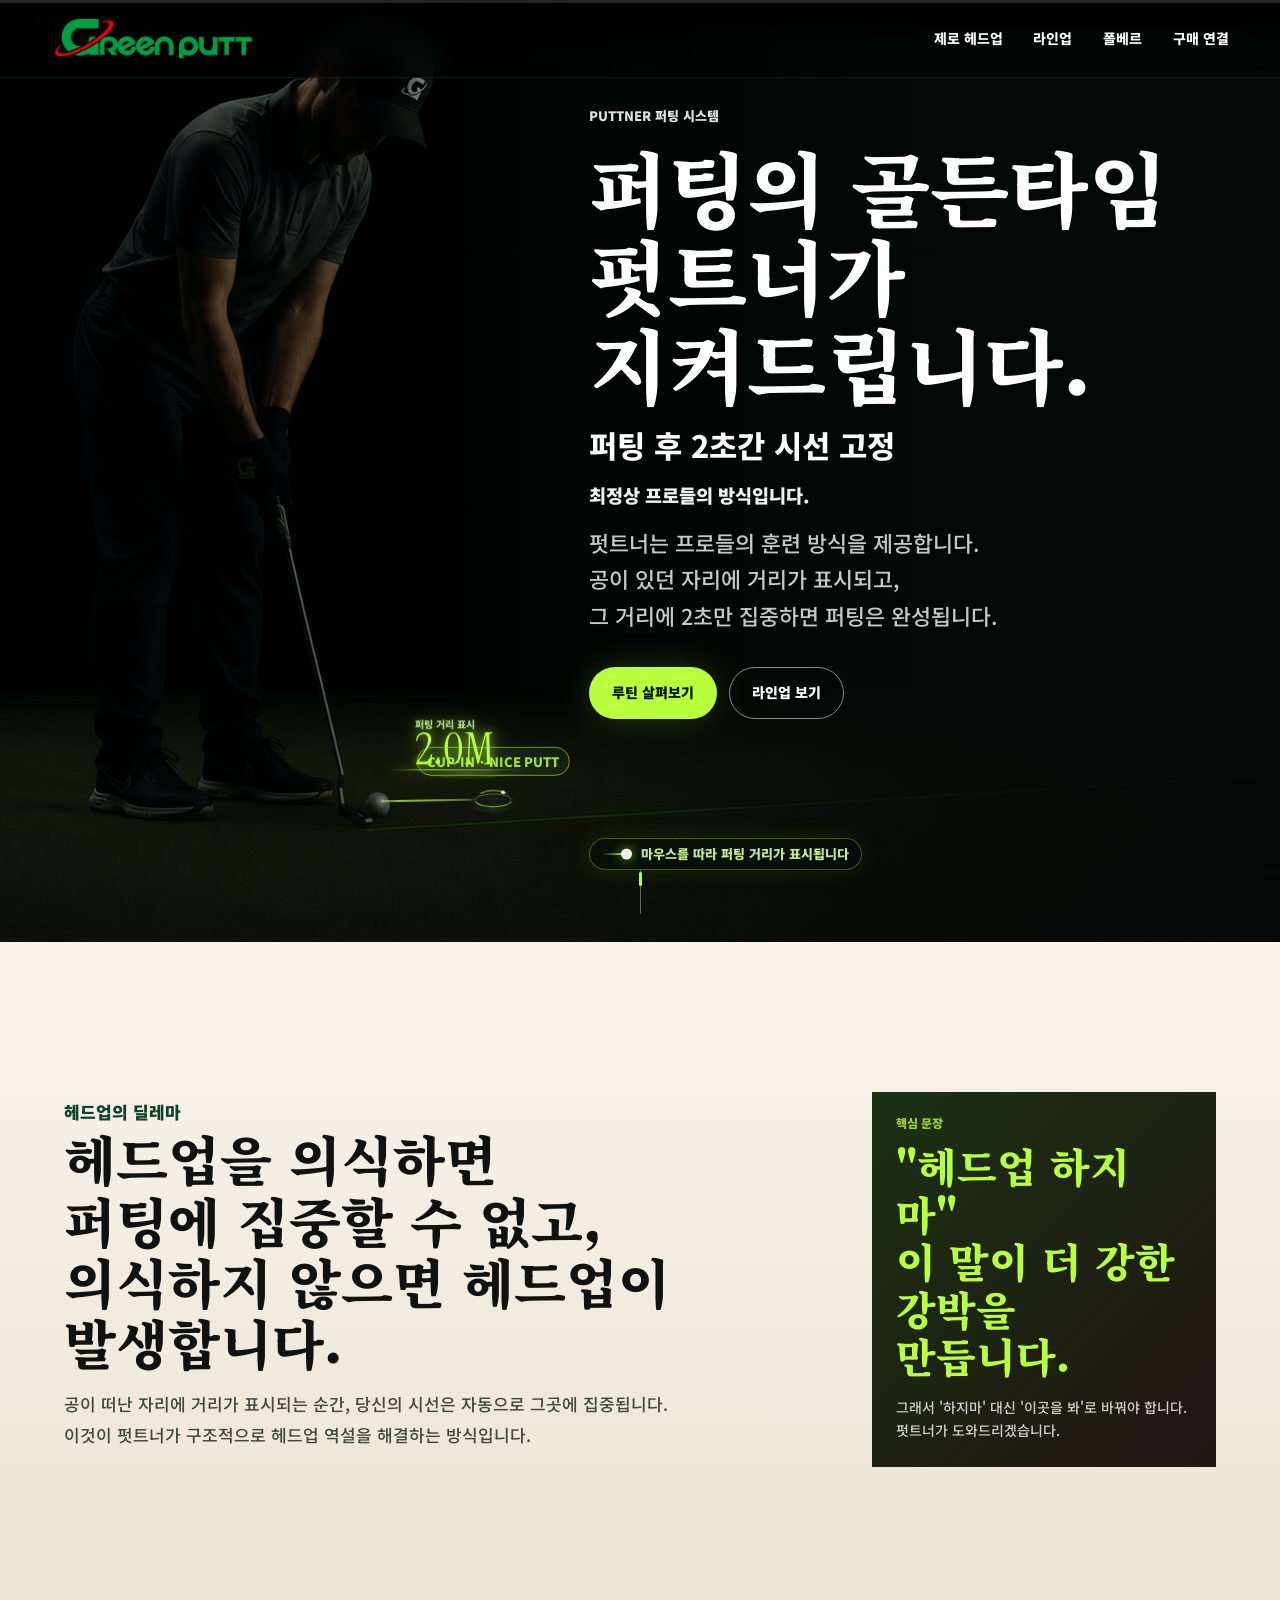
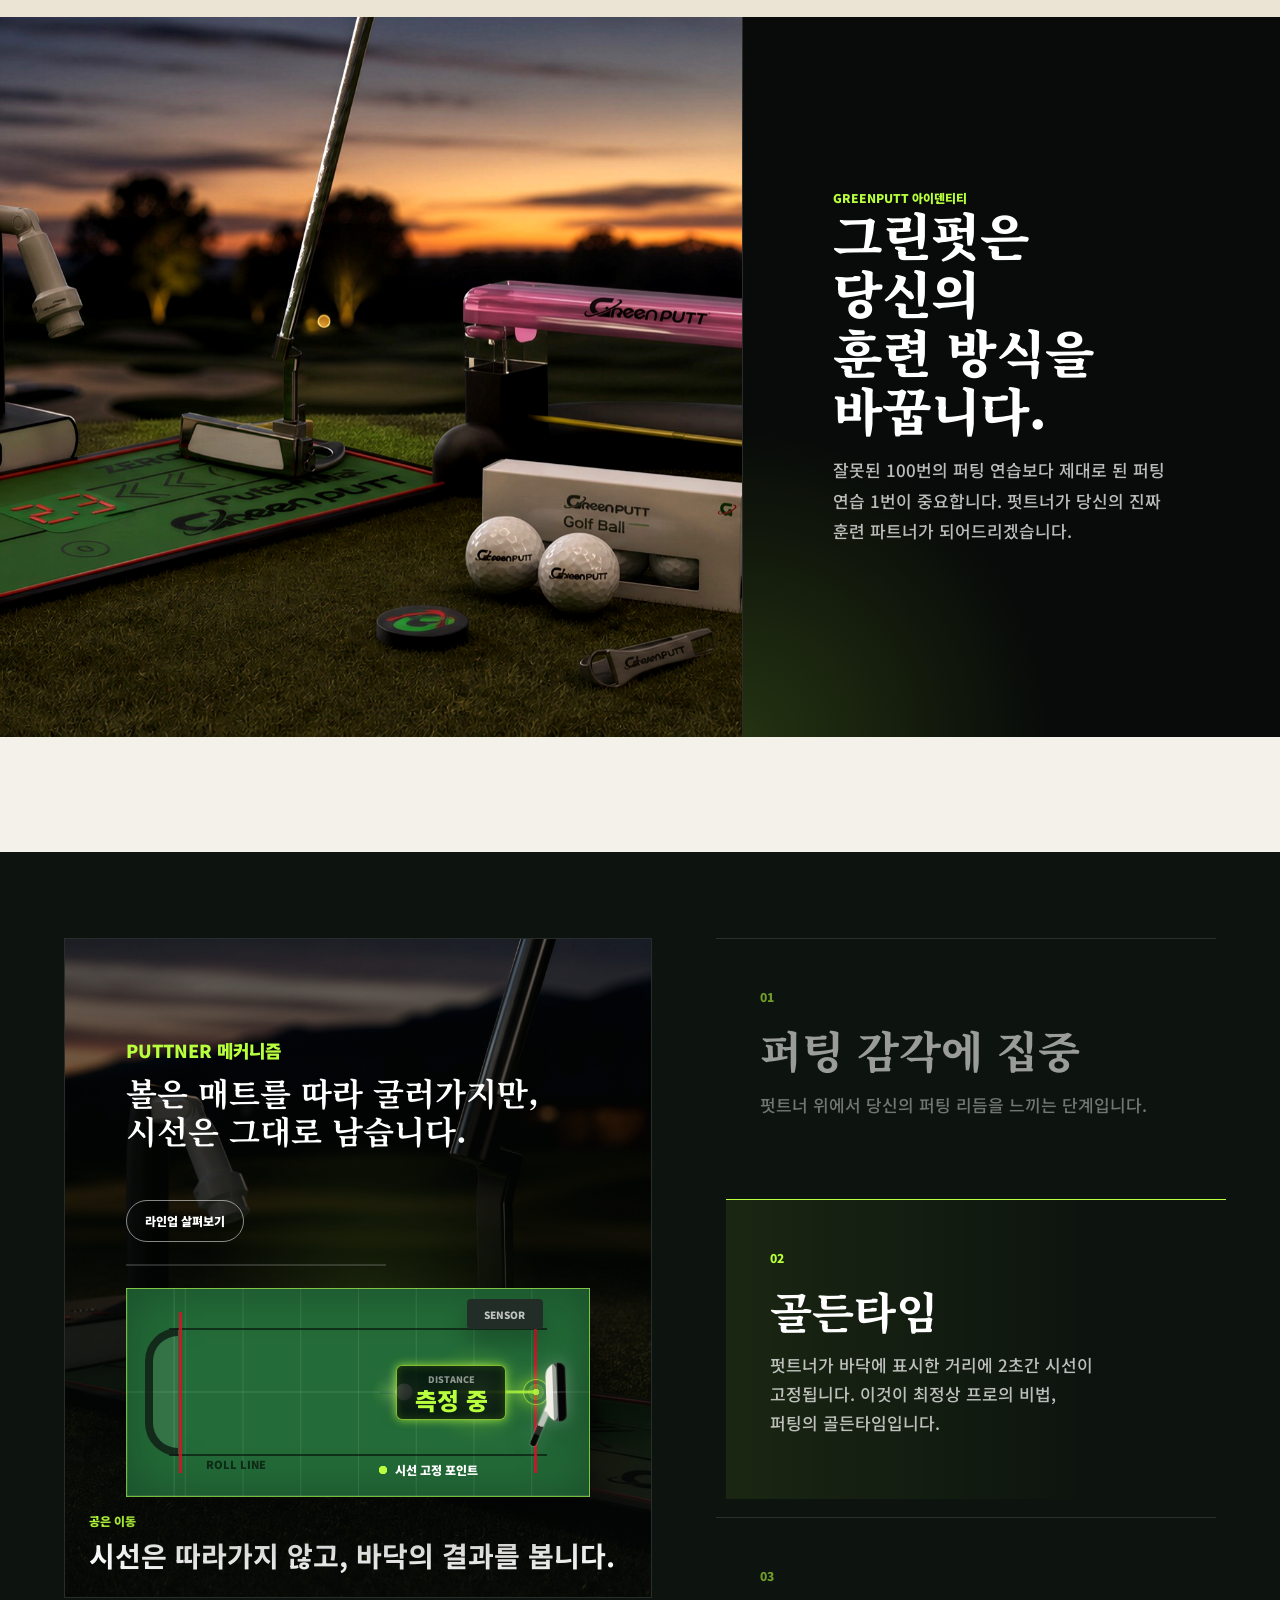
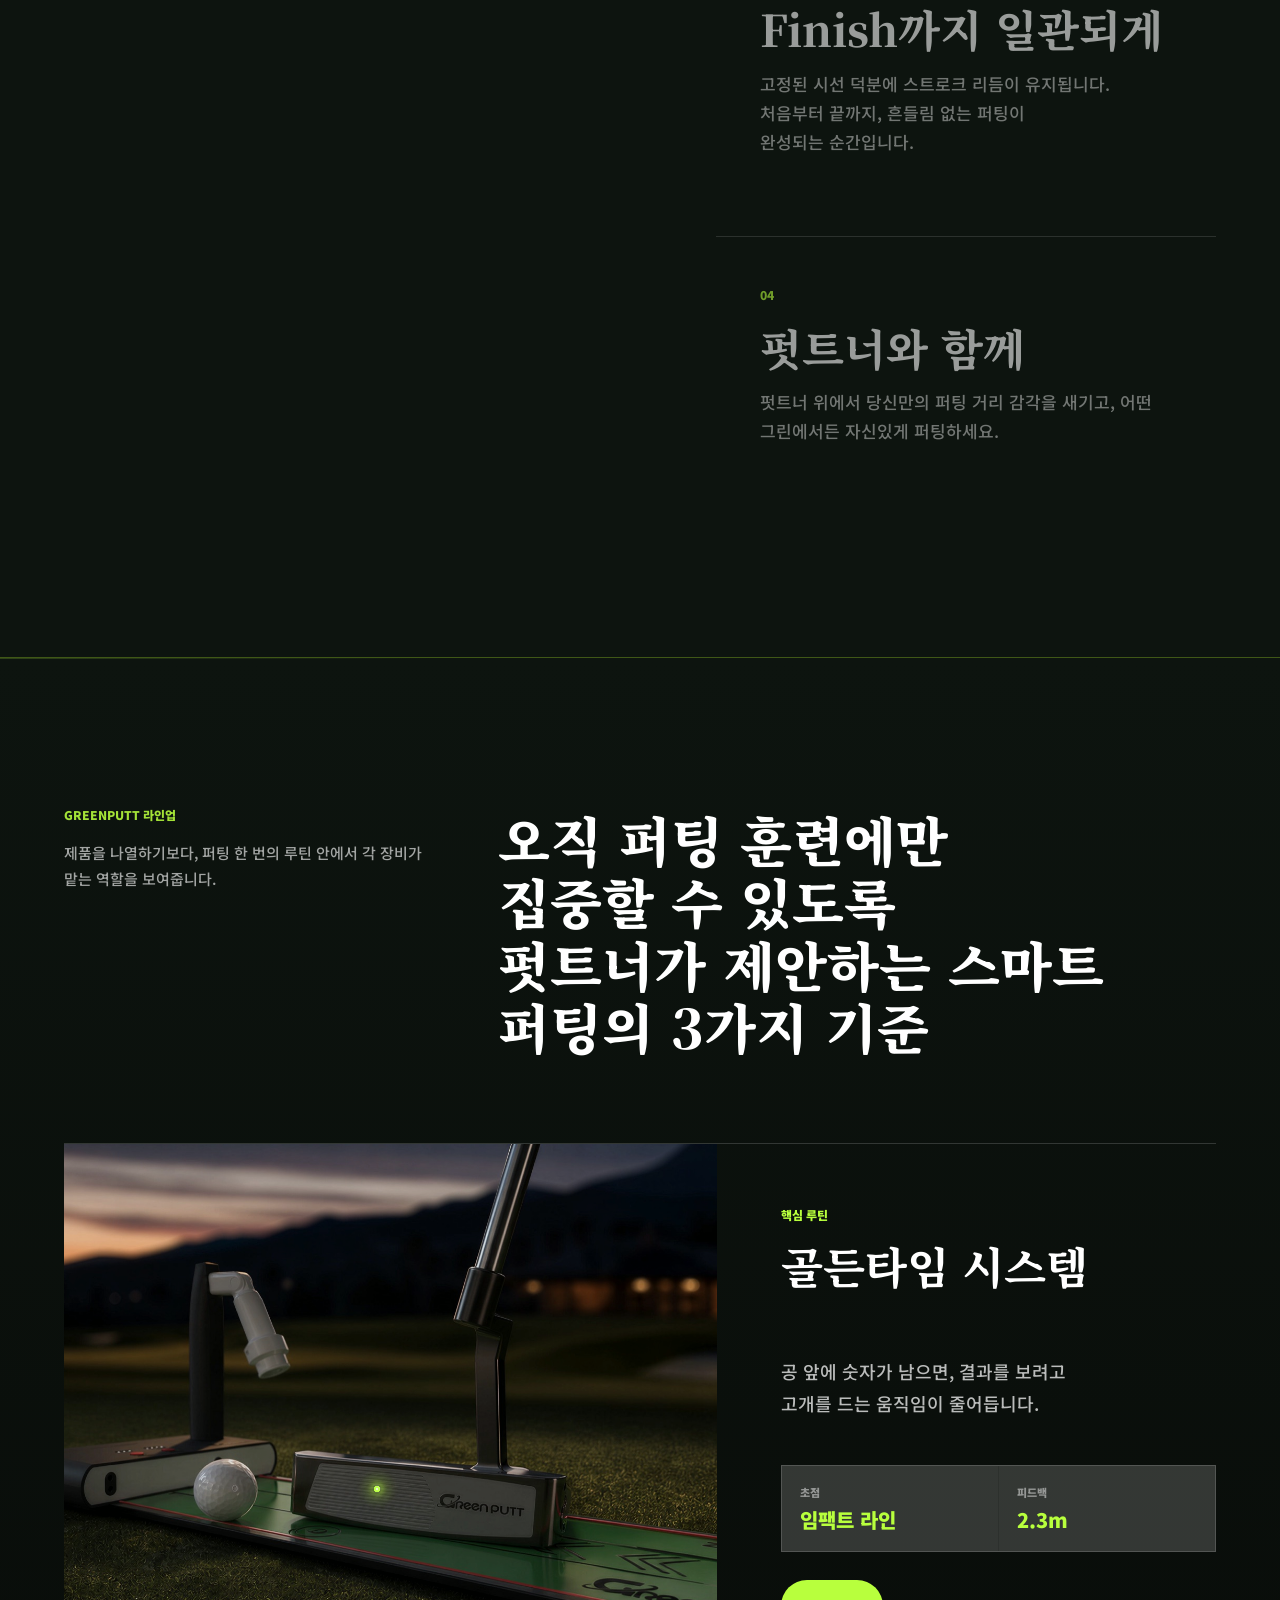
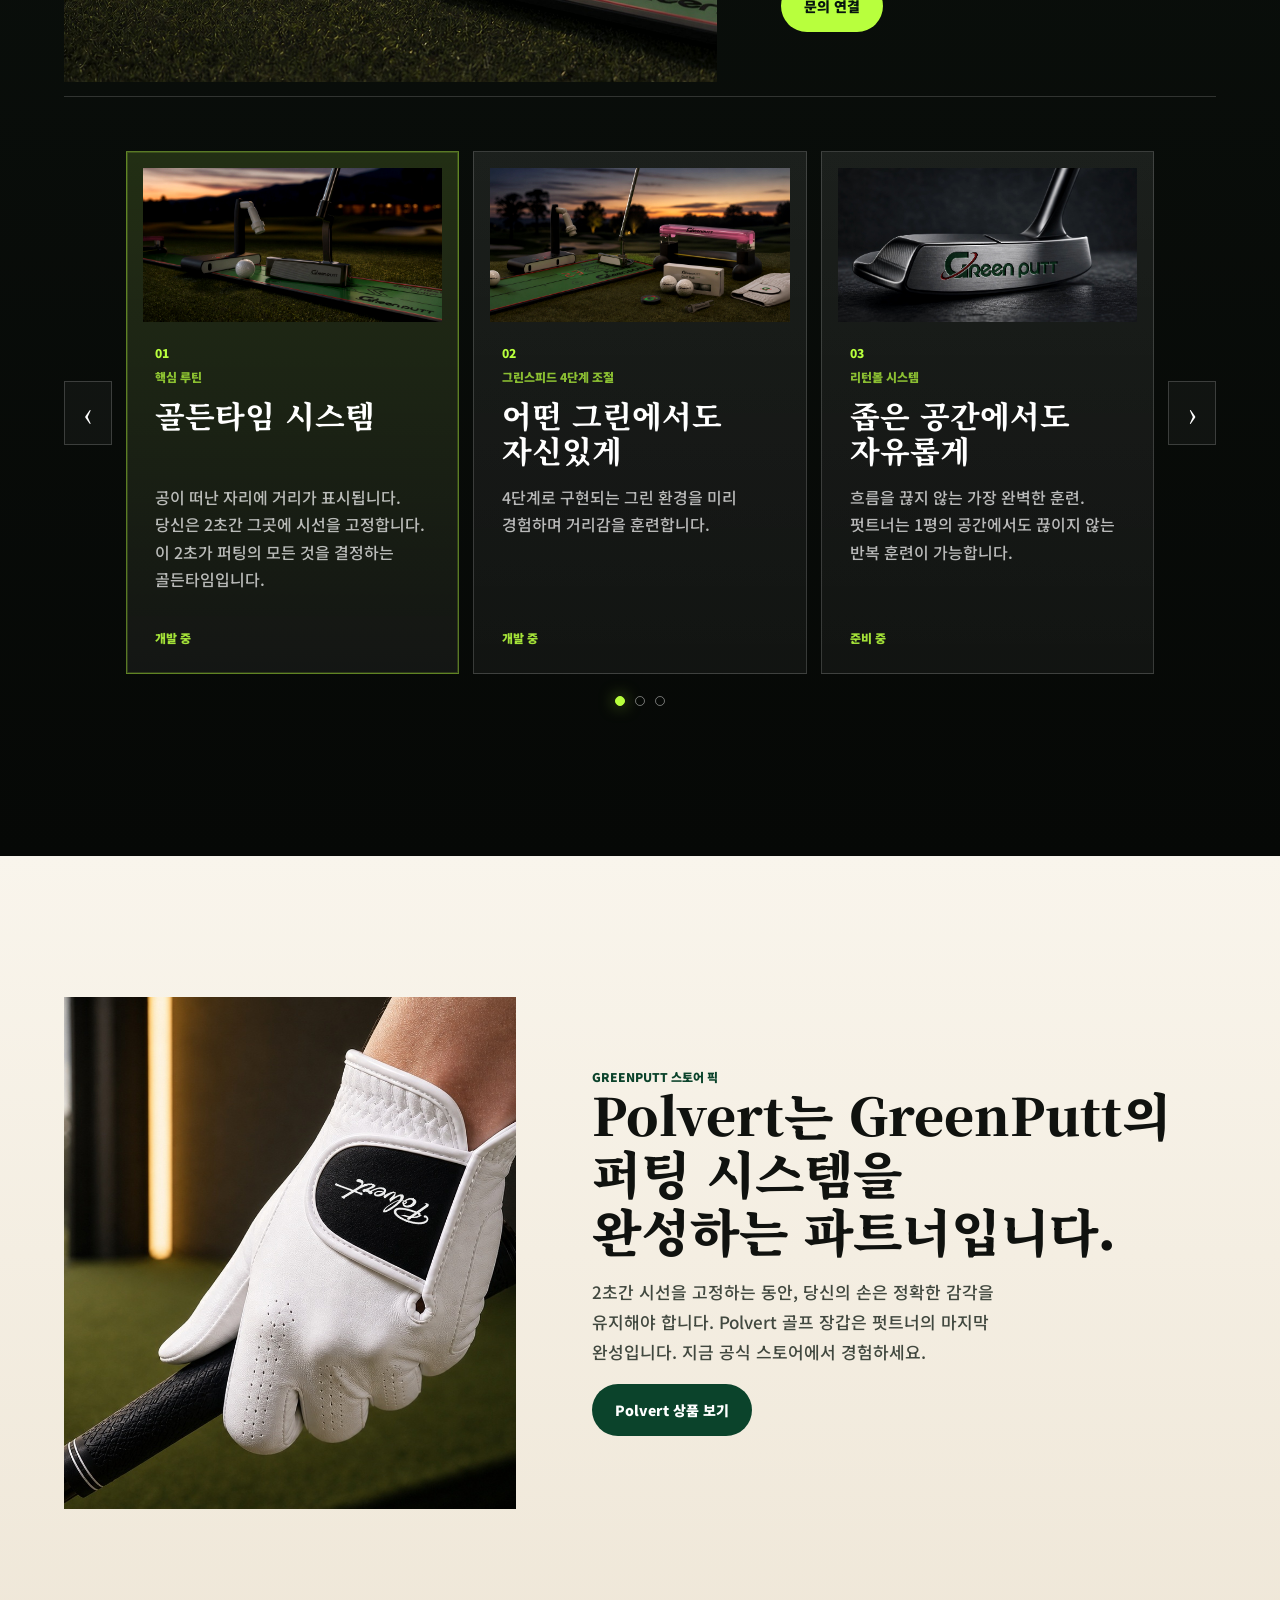
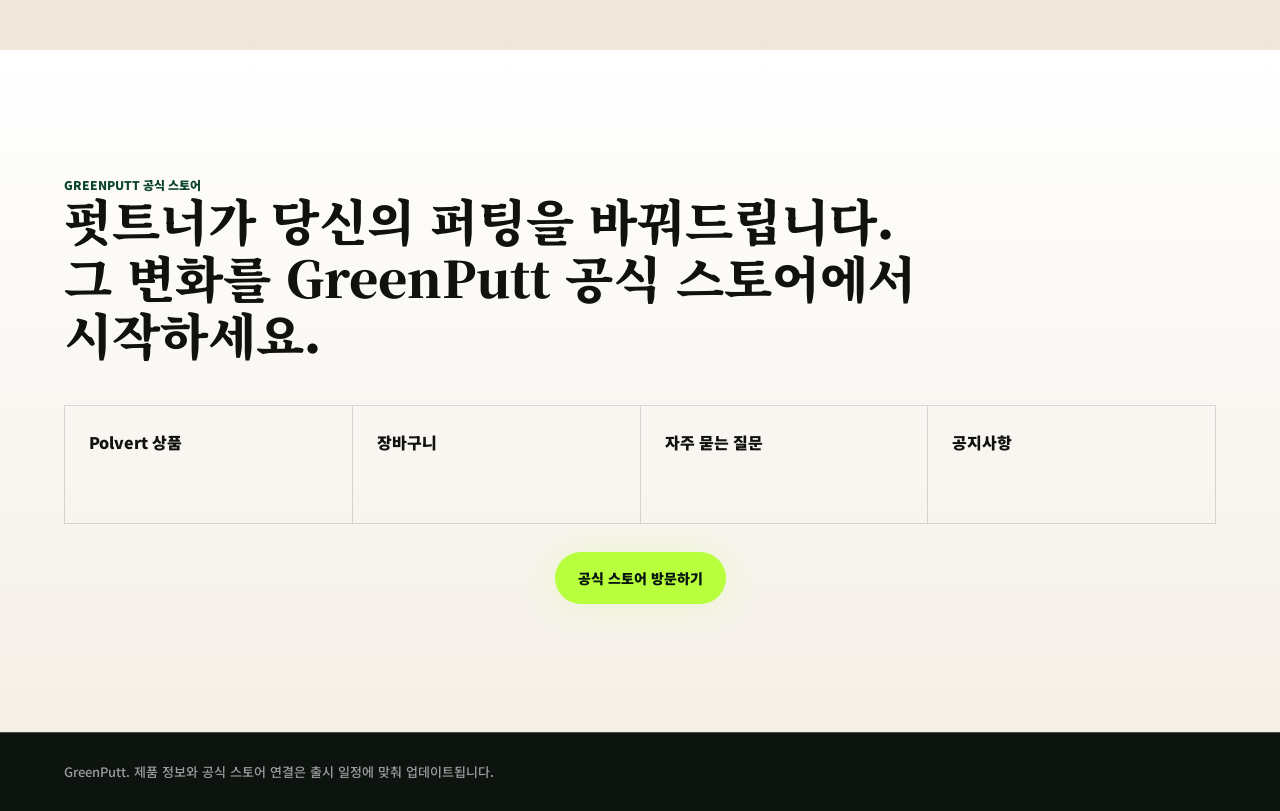
<file: index.html>
<!doctype html>
<html lang="ko">
  <head>
    <meta charset="utf-8" />
    <meta name="viewport" content="width=device-width, initial-scale=1" />
    <title>GreenPutt | 고개는 그대로. 거리와 방향은 몸에 배도록.</title>
    <meta
      name="description"
      content="완벽한 펏을 완성하는 펏트너(PUTTNER) 퍼팅 시스템. 공이 있던 자리에 퍼팅 거리를 표시해 헤드업을 줄이고, 컵인에 가까운 퍼팅 습관을 만듭니다."
    />
    <meta name="theme-color" content="#061b12" />
    <link rel="canonical" href="https://micaelclaw.github.io/greenputt-website-test/" />
    <link rel="icon" href="./favicon.ico" sizes="any" />
    <link rel="icon" href="./favicon-32x32.png" type="image/png" />
    <link rel="apple-touch-icon" href="./apple-touch-icon.png" />
    <link rel="manifest" href="./site.webmanifest" />
    <meta property="og:locale" content="ko_KR" />
    <meta property="og:type" content="website" />
    <meta property="og:site_name" content="GreenPutt" />
    <meta property="og:title" content="GreenPutt | 고개는 그대로. 거리와 방향은 몸에 배도록." />
    <meta
      property="og:description"
      content="완벽한 펏을 완성하는 펏트너(PUTTNER) 퍼팅 시스템. 공이 있던 자리에 퍼팅 거리를 표시해 헤드업을 줄이고, 컵인에 가까운 퍼팅 습관을 만듭니다."
    />
    <meta property="og:url" content="https://micaelclaw.github.io/greenputt-website-test/" />
    <meta
      property="og:image"
      content="https://micaelclaw.github.io/greenputt-website-test/assets/greenputt-og.jpg"
    />
    <meta
      property="og:image:secure_url"
      content="https://micaelclaw.github.io/greenputt-website-test/assets/greenputt-og.jpg"
    />
    <meta property="og:image:type" content="image/jpeg" />
    <meta property="og:image:width" content="1200" />
    <meta property="og:image:height" content="630" />
    <meta property="og:image:alt" content="GreenPutt 퍼팅 시스템 공유 이미지" />
    <meta name="twitter:card" content="summary_large_image" />
    <meta name="twitter:title" content="GreenPutt | 고개는 그대로. 거리와 방향은 몸에 배도록." />
    <meta
      name="twitter:description"
      content="완벽한 펏을 완성하는 펏트너(PUTTNER) 퍼팅 시스템. 공이 있던 자리에 퍼팅 거리를 표시해 헤드업을 줄이고, 컵인에 가까운 퍼팅 습관을 만듭니다."
    />
    <meta
      name="twitter:image"
      content="https://micaelclaw.github.io/greenputt-website-test/assets/greenputt-og.jpg"
    />
    <meta name="twitter:image:alt" content="GreenPutt 퍼팅 시스템 공유 이미지" />
    <link rel="preconnect" href="https://fonts.googleapis.com" />
    <link rel="preconnect" href="https://fonts.gstatic.com" crossorigin />
    <link
      href="https://fonts.googleapis.com/css2?family=Instrument+Serif:ital@0;1&family=Noto+Sans+KR:wght@400;500;700;900&family=Noto+Serif+KR:wght@500;700;900&display=swap"
      rel="stylesheet"
    />
    <link rel="stylesheet" href="./styles.css" />
  </head>
  <body>
    <div class="scroll-progress" aria-hidden="true">
      <span id="scroll-progress-bar"></span>
    </div>

    <header class="site-header" aria-label="GreenPutt 주요 내비게이션">
      <a class="brand" href="#top" aria-label="GreenPutt 홈">
        <img src="./assets/greenputt-logo-transparent-20260121.png" alt="GreenPutt" />
      </a>
      <nav class="primary-nav" aria-label="주요 메뉴">
        <a href="#zero-head-up">제로 헤드업</a>
        <a href="#system">라인업</a>
        <a href="#storepick">폴베르</a>
        <a href="#bridge">구매 연결</a>
      </nav>
    </header>

    <main id="top">
      <section class="hero film-frame" aria-labelledby="hero-title">
        <img
          class="hero-image"
          src="./assets/greenputt-hero-signal.jpg"
          width="2600"
          height="1114"
          alt="퍼팅 자세를 유지한 골퍼와 공 앞에 표시되는 GreenPutt 거리 신호"
        />
        <canvas id="signal-canvas" class="signal-canvas" aria-hidden="true"></canvas>
        <div class="hero-overlay"></div>
        <div class="hero-copy">
          <p class="eyebrow">PUTTNER 퍼팅 시스템</p>
          <h1 id="hero-title">
            <span>퍼팅의 골든타임</span>
            <span>펏트너가 지켜드립니다.</span>
          </h1>
          <p class="hero-korean">퍼팅 후 2초간 시선 고정</p>
          <p class="hero-product-statement">최정상 프로들의 방식입니다.</p>
          <p class="lead">
            <span class="lead-line">펏트너는 프로들의 훈련 방식을 제공합니다.</span>
            <span class="lead-line">공이 있던 자리에 거리가 표시되고,</span>
            <span class="lead-line">그 거리에 2초만 집중하면 퍼팅은 완성됩니다.</span>
          </p>
          <div class="hero-control-stack">
            <div class="hero-lower">
              <div class="hero-actions">
                <a class="button primary" href="#zero-head-up">루틴 살펴보기</a>
                <a class="button ghost" href="#system">라인업 보기</a>
              </div>
            </div>
            <div class="hero-motion-slot">
              <div class="hero-dashboard">
                <div class="hero-caption" aria-label="현재 퍼팅 거리 표시">
                  <span>퍼팅 거리 표시</span>
                  <strong id="hero-distance">2.0M</strong>
                  <small id="hero-tempo">리듬 유지</small>
                </div>
                <dl class="hero-metrics" aria-label="GreenPutt 핵심 루틴">
                  <div>
                    <dt>신호</dt>
                    <dd>공 가까운 피드백</dd>
                  </div>
                  <div>
                    <dt>루틴</dt>
                    <dd>고개를 들지 않는 연습</dd>
                  </div>
                  <div>
                    <dt>라인업</dt>
                    <dd>매트 · 디바이스 · 기어</dd>
                  </div>
                </dl>
              </div>
            </div>
            <p class="hero-signal-hint" aria-live="polite">
              <span class="hero-signal-hint-mark" aria-hidden="true"></span>
              <span>마우스를 따라 퍼팅 거리가 표시됩니다</span>
            </p>
          </div>
        </div>
        <a class="scroll-cue" href="#zero-head-up" aria-label="제로 헤드업 이야기로 이동">
          <span></span>
        </a>
      </section>

      <section id="zero-head-up" class="film-story-section">
        <div class="film-story-copy">
          <div class="film-story-grid">
            <div>
              <p class="section-kicker">헤드업의 딜레마</p>
              <h2>헤드업을 의식하면 퍼팅에 집중할 수 없고,<br />의식하지 않으면 헤드업이 발생합니다.</h2>
              <p>
                공이 떠난 자리에 거리가 표시되는 순간, 당신의 시선은 자동으로 그곳에 집중됩니다.
                <br />
                이것이 펏트너가 구조적으로 헤드업 역설을 해결하는 방식입니다.
              </p>
            </div>
            <div class="film-note">
              <span>핵심 문장</span>
              <strong>"헤드업 하지 마"<br />이 말이 더 강한 강박을 만듭니다.</strong>
              <p>그래서 '하지마' 대신 '이곳을 봐'로 바꿔야 합니다. 펏트너가 도와드리겠습니다.</p>
            </div>
          </div>
        </div>
      </section>

      <section class="cinema-band">
        <img
          src="./assets/greenputt-lineup-showcase.jpg"
          width="2400"
          height="1028"
          alt="골프 표면 위에 놓인 GreenPutt 제품 라인업"
        />
        <div>
          <p class="eyebrow">GreenPutt 아이덴티티</p>
          <h2>그린펏은 당신의 훈련 방식을 바꿉니다.</h2>
          <p>
            잘못된 100번의 퍼팅 연습보다 제대로 된 퍼팅 연습 1번이 중요합니다.
            펏트너가 당신의 진짜 훈련 파트너가 되어드리겠습니다.
          </p>
        </div>
      </section>

      <section class="film-story-section film-demo-section" aria-label="PUTTNER 메커니즘 데모">
        <div class="film-reel">
          <div class="film-visual is-demo" data-phase="0" aria-hidden="true">
            <img
              class="film-visual-image"
              src="./assets/greenputt-system-closeup.jpg"
              width="2400"
              height="1028"
              alt=""
            />
            <span class="signal-sweep"></span>
            <div class="demo-board">
              <div class="demo-copy">
                <h2 class="demo-title">PUTTNER 메커니즘</h2>
                <strong id="demo-note">어드레스를 잡고 퍼팅 감각에만 집중합니다.</strong>
                <a class="button ghost demo-lineup-button" href="#system">라인업 살펴보기</a>
              </div>
              <span class="demo-cycle" aria-hidden="true"><i></i></span>
              <div class="demo-mat">
                <span class="demo-return"></span>
                <span class="demo-device">Sensor</span>
                <span class="demo-putter"></span>
                <span class="demo-display">
                  <small>Distance</small>
                  <strong id="film-distance">Ready</strong>
                </span>
                <span class="demo-ball"></span>
                <span class="demo-path"></span>
                <span class="demo-gaze">시선 고정 포인트</span>
                <span class="demo-hole">roll line</span>
              </div>
            </div>
            <div class="film-visual-caption">
              <span id="film-state">시선 고정</span>
              <strong>시선은 따라가지 않고, 바닥의 결과를 봅니다.</strong>
            </div>
          </div>

          <div class="film-steps" aria-label="제로 헤드업 과정">
            <article
              class="film-step is-active"
              data-phase="0"
              data-distance="Ready"
              data-state="시선 고정"
              data-note="어드레스를 잡고 퍼팅 감각에만 집중합니다."
            >
              <span>01</span>
              <h3>퍼팅 감각에 집중</h3>
              <p>펏트너 위에서 당신의 퍼팅 리듬을 느끼는 단계입니다.</p>
            </article>
            <article
              class="film-step"
              data-phase="1"
              data-distance="측정 중"
              data-state="공은 이동"
              data-note="볼은 매트를 따라 굴러가지만, 시선은 그대로 남습니다."
            >
              <span>02</span>
              <h3>골든타임</h3>
              <p>펏트너가 바닥에 표시한 거리에 2초간 시선이 고정됩니다. 이것이 최정상 프로의 비법, 퍼팅의 골든타임입니다.</p>
            </article>
            <article
              class="film-step"
              data-phase="2"
              data-distance="2.3m"
              data-state="거리 숫자 표시"
              data-note="거리감이 2.3m 같은 숫자로 변환되어 시선 포인트에 나타납니다."
            >
              <span>03</span>
              <h3>Finish까지 일관되게</h3>
              <p>고정된 시선 덕분에 스트로크 리듬이 유지됩니다. 처음부터 끝까지, 흔들림 없는 퍼팅이 완성되는 순간입니다.</p>
            </article>
            <article
              class="film-step"
              data-phase="3"
              data-distance="Repeat"
              data-state="헤드업 교정"
              data-note="같은 자세로 숫자를 확인하고 반복하며 헤드업 습관을 줄입니다."
            >
              <span>04</span>
              <h3>펏트너와 함께</h3>
              <p>펏트너 위에서 당신만의 퍼팅 거리 감각을 새기고, 어떤 그린에서든 자신있게 퍼팅하세요.</p>
            </article>
          </div>
        </div>
      </section>

      <section id="system" class="system-section">
        <div class="system-copy">
          <div>
            <p class="eyebrow">GreenPutt 라인업</p>
            <p class="system-intent">
              제품을 나열하기보다, 퍼팅 한 번의 루틴 안에서 각 장비가 맡는 역할을 보여줍니다.
            </p>
          </div>
          <h2>오직 퍼팅 훈련에만 집중할 수 있도록<br />펏트너가 제안하는 스마트 퍼팅의 3가지 기준</h2>
        </div>
        <div class="system-stage" aria-live="polite">
          <div class="system-stage-media">
            <img
              id="stage-image"
              src="./assets/greenputt-system-closeup.jpg"
              width="2400"
              height="1028"
              alt="GreenPutt 퍼팅 시스템 클로즈업"
            />
            <span class="stage-hotspot" aria-hidden="true"><i></i></span>
          </div>
          <div class="system-stage-copy">
            <p class="eyebrow" id="stage-label">핵심 루틴</p>
            <h3 id="stage-title">골든타임 시스템</h3>
            <p id="stage-description">
              공이 있던 자리에 거리가 표시됩니다. 당신의 시선은 아무런 노력 없이 자연스럽게 그곳에 머뭅니다.
            </p>
            <dl class="stage-data" aria-label="선택한 제품 피드백 정보">
              <div>
                <dt>초점</dt>
                <dd id="stage-focus">임팩트 라인</dd>
              </div>
              <div>
                <dt>피드백</dt>
                <dd id="stage-signal">2.3m</dd>
              </div>
            </dl>
            <a id="stage-cta" class="button stage-button" href="#bridge">자세히 보기</a>
          </div>
        </div>
        <div class="product-carousel" aria-label="GreenPutt 제품 슬라이드">
          <button id="lineup-prev" class="lineup-control" type="button" aria-label="이전 제품 보기">‹</button>
          <div id="product-grid" class="product-lineup" aria-live="polite"></div>
          <button id="lineup-next" class="lineup-control" type="button" aria-label="다음 제품 보기">›</button>
        </div>
        <div id="lineup-dots" class="lineup-dots" aria-label="제품 슬라이드 위치"></div>
      </section>

      <section id="storepick" class="storepick-section">
        <div class="storepick-media">
          <img
            src="./assets/polvert/logo-locked-v11-new-logo/polvert-storepick-logo-locked-new-logo-homepage-hero.jpg"
            width="1672"
            height="941"
            alt="실제 Polvert 신형 로고를 회전 합성한 극세사 오른손 골프 장갑 착용샷"
          />
        </div>
        <div class="storepick-copy">
          <p class="section-kicker">GreenPutt 스토어 픽</p>
          <h2><span>Polvert는 GreenPutt의</span><span>퍼팅 시스템을 완성하는 파트너입니다.</span></h2>
          <p>
            2초간 시선을 고정하는 동안, 당신의 손은 정확한 감각을 유지해야 합니다.
            Polvert 골프 장갑은 펏트너의 마지막 완성입니다. 지금 공식 스토어에서 경험하세요.
          </p>
          <a class="button dark" href="https://greenputt.kr/all_products/?idx=77">Polvert 상품 보기</a>
        </div>
      </section>

      <section id="bridge" class="bridge-section">
        <p class="eyebrow">GreenPutt 공식 스토어</p>
        <h2>펏트너가 당신의 퍼팅을 바꿔드립니다.<br />그 변화를 GreenPutt 공식 스토어에서 시작하세요.</h2>
        <div id="support-links" class="support-links"></div>
        <a class="button primary bridge-store-button" href="https://greenputt.kr">공식 스토어 방문하기</a>
      </section>
    </main>

    <footer class="site-footer">
      <p>GreenPutt. 제품 정보와 공식 스토어 연결은 출시 일정에 맞춰 업데이트됩니다.</p>
    </footer>

    <script src="./content.js"></script>
    <script src="./app.js"></script>
  </body>
</html>
</file>
<file: styles.css>
:root {
  color-scheme: light;
  --ink: #10120f;
  --soft-ink: #41483f;
  --muted: #747b70;
  --paper: #f3f1ea;
  --warm: #fbfaf6;
  --green: #0b432b;
  --green-deep: #061b12;
  --lime: #b8ff3d;
  --red: #d51325;
  --line: rgba(16, 18, 15, 0.14);
  --white-line: rgba(255, 255, 255, 0.2);
  --layout-max: 1760px;
  --font-body: "Noto Sans KR", "Apple SD Gothic Neo", "Malgun Gothic", sans-serif;
  --font-display: "Noto Serif KR", "Apple SD Gothic Neo", serif;
  --font-english: "Instrument Serif", Georgia, "Times New Roman", serif;
  font-family: var(--font-body);
}

* {
  box-sizing: border-box;
}

html {
  scroll-behavior: smooth;
}

body {
  margin: 0;
  overflow-x: hidden;
  color: var(--ink);
  background: var(--paper);
  font-family: var(--font-body);
  font-weight: 500;
  line-height: 1.5;
}

a {
  color: inherit;
}

img {
  display: block;
  max-width: 100%;
  height: auto;
}

#zero-head-up,
#system,
#storepick,
#bridge {
  scroll-margin-top: 96px;
}

.scroll-progress {
  position: fixed;
  inset: 0 0 auto;
  z-index: 60;
  height: 3px;
  background: rgba(255, 255, 255, 0.14);
}

.scroll-progress span {
  display: block;
  width: 100%;
  height: 100%;
  transform: scaleX(0);
  transform-origin: left center;
  background: var(--lime);
}

.site-header {
  position: fixed;
  inset: 0 0 auto;
  z-index: 20;
  display: flex;
  min-height: 78px;
  align-items: center;
  justify-content: space-between;
  gap: 24px;
  padding: 0 clamp(20px, 4vw, 64px);
  color: white;
  border-bottom: 1px solid rgba(255, 255, 255, 0.08);
  background:
    linear-gradient(180deg, rgba(0, 0, 0, 0.72), rgba(0, 0, 0, 0.08)),
    rgba(5, 9, 7, 0.18);
  backdrop-filter: blur(14px);
}

.brand {
  width: clamp(138px, 16vw, 220px);
  flex: 0 0 auto;
}

.primary-nav {
  display: flex;
  flex-wrap: wrap;
  justify-content: flex-end;
  gap: clamp(14px, 2.4vw, 34px);
  font-size: 14px;
  font-weight: 800;
  letter-spacing: 0;
}

.primary-nav a {
  display: inline-flex;
  min-height: 32px;
  align-items: center;
}

.primary-nav a,
.button,
.lineup-item,
.support-link {
  text-decoration: none;
}

.primary-nav a:focus-visible,
.button:focus-visible,
.lineup-item:focus-visible,
.support-link:focus-visible {
  outline: 3px solid var(--lime);
  outline-offset: 5px;
}

.film-frame {
  position: relative;
  min-height: calc(var(--app-vh, 1vh) * 100);
  overflow: hidden;
  color: white;
  background: var(--green-deep);
}

.hero-image,
.hero-overlay,
.signal-canvas {
  position: absolute;
  inset: 0;
}

.hero-image {
  width: 100%;
  height: 100%;
  object-fit: cover;
  object-position: 58% 50%;
  transform: scale(1.02);
  filter: saturate(1.04) contrast(1.08) brightness(0.92);
}

.hero-overlay {
  z-index: 1;
  background:
    linear-gradient(90deg, rgba(3, 9, 7, 0.28), rgba(3, 10, 7, 0.36) 36%, rgba(3, 10, 7, 0.84) 66%, rgba(3, 9, 7, 0.96)),
    linear-gradient(180deg, rgba(0, 0, 0, 0.18), rgba(0, 0, 0, 0.54));
}

.signal-canvas {
  z-index: 2;
  pointer-events: none;
  opacity: 0.9;
  mix-blend-mode: screen;
}

.hero-dashboard {
  position: absolute;
  z-index: 4;
  display: grid;
  top: var(--hero-readout-y, 50%);
  left: var(--hero-readout-x, 0);
  width: max-content;
  max-width: min(220px, calc(100% - 28px));
  pointer-events: none;
  transform: translateY(-100%);
}

.hero-copy {
  position: relative;
  --hero-action-gap: clamp(24px, 3.6vh, 34px);
  --hero-control-gap: clamp(22px, 3.4vh, 42px);
  z-index: 4;
  display: flex;
  min-height: calc(var(--app-vh, 1vh) * 100);
  flex-direction: column;
  justify-content: center;
  width: min(100%, var(--layout-max));
  margin-right: auto;
  margin-left: auto;
  padding: 108px clamp(24px, 5vw, 76px) 72px clamp(420px, 46vw, 760px);
}

.eyebrow,
.section-kicker,
.lineup-label,
.lineup-state,
.film-note span,
.hero-caption span,
.hero-caption small {
  margin: 0;
  font-family: var(--font-body);
  font-size: clamp(12px, 0.8vw, 14px);
  font-weight: 900;
  letter-spacing: 0;
  line-height: 1.2;
  text-transform: uppercase;
}

.eyebrow,
.section-kicker {
  color: var(--lime);
}

.hero-copy .eyebrow {
  color: rgba(255, 255, 255, 0.88);
  font-size: clamp(13px, 0.92vw, 15px);
}

.film-story-copy .section-kicker {
  color: var(--green);
}

h1,
h2,
h3,
p,
dt,
dd,
a,
span,
strong,
small {
  overflow-wrap: break-word;
  word-break: keep-all;
  line-break: strict;
}

h1,
h2,
h3,
.hero-korean,
.film-note strong,
.system-stage-copy h3,
.lineup-item h3,
.storepick-copy h2,
.bridge-section h2 {
  text-wrap: balance;
}

p,
.lead,
.button,
.support-link,
.lineup-item p {
  text-wrap: pretty;
}

h1 {
  max-width: 860px;
  margin: 18px 0 0;
  font-family: var(--font-display);
  font-size: clamp(46px, 6.4vw, 88px);
  font-weight: 900;
  letter-spacing: 0;
  line-height: 1.08;
  overflow-wrap: break-word;
  word-break: keep-all;
}

.hero-copy h1 {
  max-width: 640px;
}

.hero-copy h1 span {
  display: block;
}

h2 {
  margin: 0;
  font-family: var(--font-display);
  font-size: clamp(34px, 5.6vw, 78px);
  font-weight: 900;
  letter-spacing: 0;
  line-height: 1.14;
}

h3 {
  margin: 0;
  font-family: var(--font-display);
  font-size: clamp(24px, 3vw, 40px);
  font-weight: 800;
  line-height: 1.12;
}

.hero-korean {
  max-width: 720px;
  margin: 18px 0 0;
  color: white;
  font-size: clamp(20px, 2.4vw, 34px);
  font-weight: 800;
  line-height: 1.28;
}

.hero-product-statement {
  max-width: 660px;
  margin: 18px 0 0;
  color: rgba(255, 255, 255, 0.94);
  font-size: clamp(17px, 1.45vw, 22px);
  font-weight: 900;
  line-height: 1.42;
}

.lead {
  width: 100%;
  max-width: 620px;
  margin: 16px 0 0;
  color: rgba(255, 255, 255, 0.78);
  font-size: clamp(16px, 1.7vw, 22px);
  font-weight: 500;
  line-height: 1.68;
}

.lead-line {
  display: block;
}

.hero-signal-hint {
  --hero-hint-clearance: 0px;
  display: inline-flex;
  align-items: center;
  width: max-content;
  max-width: 100%;
  margin: clamp(6px, 1.2vh, 14px) 0 0;
  padding: 7px 12px;
  border: 1px solid rgba(184, 255, 61, 0.32);
  border-radius: 999px;
  color: rgba(215, 255, 160, 0.9);
  background: rgba(5, 17, 11, 0.42);
  box-shadow: 0 0 24px rgba(184, 255, 61, 0.1);
  font-size: 13px;
  font-weight: 900;
  line-height: 1.25;
  backdrop-filter: blur(10px);
  transform: translateY(var(--hero-hint-clearance));
}

.hero-signal-hint-mark {
  position: relative;
  flex: 0 0 auto;
  width: 30px;
  height: 11px;
  margin-right: 9px;
}

.hero-signal-hint-mark::before,
.hero-signal-hint-mark::after {
  position: absolute;
  top: 50%;
  content: "";
  transform: translateY(-50%);
}

.hero-signal-hint-mark::before {
  right: 7px;
  left: 0;
  height: 2px;
  border-radius: 999px;
  background: linear-gradient(90deg, transparent, rgba(184, 255, 61, 0.9));
  animation: signalHintTrail 1.8s ease-in-out infinite;
}

.hero-signal-hint-mark::after {
  right: 0;
  width: 9px;
  height: 9px;
  border: 1px solid rgba(255, 255, 255, 0.88);
  border-radius: 50%;
  background: rgba(255, 255, 255, 0.92);
  box-shadow: 0 0 12px rgba(184, 255, 61, 0.62);
}

.hero-control-stack {
  display: grid;
  width: min(680px, 100%);
  margin-top: var(--hero-action-gap);
  row-gap: var(--hero-control-gap);
  justify-items: start;
}

.hero-motion-slot {
  position: relative;
  display: flex;
  min-height: clamp(54px, 7vh, 76px);
  align-items: center;
  width: 100%;
  overflow: visible;
  pointer-events: none;
}

.hero-lower {
  display: grid;
  grid-template-columns: minmax(250px, 1fr) auto;
  gap: 18px;
  align-items: center;
  width: 100%;
  margin-top: 0;
}

.hero-actions {
  display: flex;
  flex-wrap: wrap;
  gap: 12px;
}

@media (min-width: 1181px) and (max-height: 940px) {
  .hero-copy {
    --hero-control-gap: clamp(18px, 3vh, 30px);
  }

  .hero-signal-hint {
    margin-top: 2px;
  }
}

@media (min-width: 1181px) and (max-height: 860px) {
  .hero-copy {
    --hero-action-gap: 24px;
    --hero-control-gap: clamp(14px, 2.25vh, 22px);
    padding-top: 96px;
    padding-bottom: 132px;
  }

  .hero-copy h1 {
    margin-top: 14px;
    font-size: clamp(46px, 5.8vw, 82px);
    line-height: 1.05;
  }

  .hero-korean,
  .hero-product-statement {
    margin-top: 14px;
  }

  .lead {
    margin-top: 12px;
    line-height: 1.58;
  }
}

.button {
  display: inline-flex;
  min-height: 52px;
  align-items: center;
  justify-content: center;
  padding: 0 22px;
  border: 1px solid transparent;
  border-radius: 999px;
  font-size: 14px;
  font-weight: 900;
  transition: transform 160ms ease, background 160ms ease, color 160ms ease, border-color 160ms ease;
}

.button:hover {
  transform: translateY(-2px);
}

.button.primary {
  color: #07150f;
  background: var(--lime);
  box-shadow: 0 0 34px rgba(184, 255, 61, 0.18);
}

.button.ghost {
  color: white;
  border-color: rgba(255, 255, 255, 0.52);
}

.button.dark {
  color: white;
  background: var(--green);
}

.hero-metrics {
  display: none;
  grid-template-columns: 1fr;
  gap: 1px;
  width: 100%;
  min-width: 0;
  margin: 0;
  padding: 0;
  border: 1px solid var(--white-line);
  background: var(--white-line);
}

.hero-metrics div {
  min-width: 0;
  padding: 9px 14px;
  background: #07120d;
}

.hero-metrics dt,
.hero-metrics dd {
  margin: 0;
}

.hero-metrics dt {
  color: rgba(255, 255, 255, 0.54);
  font-size: 10px;
  font-weight: 900;
}

.hero-metrics dd {
  margin-top: 4px;
  color: white;
  font-size: 13px;
  font-weight: 900;
  line-height: 1.28;
  word-break: keep-all;
}

.hero-caption {
  position: relative;
  display: grid;
  grid-template-columns: 1fr;
  align-content: center;
  gap: 2px;
  min-width: 0;
  padding: 0 0 9px;
  border: 0;
  background: transparent;
  filter: drop-shadow(0 0 10px rgba(184, 255, 61, 0.28));
}

.hero-caption::before,
.hero-caption::after {
  position: absolute;
  pointer-events: none;
  content: "";
}

.hero-caption::before {
  right: -34px;
  bottom: 7px;
  left: -24px;
  height: 1px;
  background: linear-gradient(90deg, transparent, rgba(184, 255, 61, 0.86) 28%, rgba(255, 255, 255, 0.42), transparent);
  box-shadow:
    0 0 10px rgba(184, 255, 61, 0.5),
    0 0 28px rgba(184, 255, 61, 0.18);
  transform: skewX(-18deg);
}

.hero-caption::after {
  right: -18px;
  bottom: -4px;
  width: 88px;
  height: 16px;
  border-bottom: 1px solid rgba(184, 255, 61, 0.38);
  border-radius: 50%;
  background: radial-gradient(ellipse at center, rgba(184, 255, 61, 0.18), transparent 70%);
  transform: perspective(120px) rotateX(58deg);
}

.hero-caption span {
  color: rgba(221, 255, 181, 0.78);
  font-size: 10px;
  font-weight: 900;
  line-height: 1;
  white-space: nowrap;
  text-shadow: 0 0 10px rgba(184, 255, 61, 0.32);
}

.hero-caption small {
  display: none;
}

.hero-caption strong {
  color: var(--lime);
  font-family: var(--font-english);
  font-size: clamp(38px, 3.5vw, 58px);
  font-weight: 400;
  line-height: 0.82;
  white-space: nowrap;
  text-shadow:
    0 0 10px rgba(184, 255, 61, 0.68),
    0 0 28px rgba(184, 255, 61, 0.26);
}

.scroll-cue {
  position: absolute;
  bottom: 28px;
  left: 50%;
  z-index: 3;
  display: grid;
  width: 18px;
  height: 44px;
  place-items: start center;
  transform: translateX(-50%);
}

.scroll-cue::before {
  position: absolute;
  top: 0;
  bottom: 0;
  width: 1px;
  content: "";
  background: rgba(255, 255, 255, 0.36);
}

.scroll-cue span {
  position: relative;
  width: 3px;
  height: 14px;
  margin-top: 2px;
  border-radius: 999px;
  background: var(--lime);
  animation: cue-drop 1.5s ease-in-out infinite;
}

@keyframes cue-drop {
  0%,
  100% {
    transform: translateY(0);
    opacity: 0.5;
  }

  50% {
    transform: translateY(18px);
    opacity: 1;
  }
}

@keyframes signalHintTrail {
  0%,
  100% {
    opacity: 0.45;
    transform: translateY(-50%) scaleX(0.48);
    transform-origin: right center;
  }

  52% {
    opacity: 1;
    transform: translateY(-50%) scaleX(1);
  }
}

.film-story-section {
  padding: clamp(78px, 12vw, 150px) clamp(20px, 5vw, 76px);
  background: linear-gradient(180deg, #f8f4ec, #ebe3d4);
}

.film-demo-section {
  padding-top: 0;
  background: #0d140f;
}

.film-story-copy {
  max-width: var(--layout-max);
  margin-right: auto;
  margin-left: auto;
  color: var(--ink);
}

.film-story-grid {
  display: grid;
  grid-template-columns: minmax(0, 0.68fr) minmax(260px, 0.32fr);
  gap: clamp(28px, 6vw, 88px);
  align-items: end;
  margin-top: 0;
}

.film-story-grid h2 {
  font-size: clamp(32px, 4.2vw, 60px);
}

.film-story-grid p {
  max-width: 720px;
  color: var(--soft-ink);
  font-size: 17px;
  line-height: 1.78;
}

.film-note {
  padding: 24px;
  color: white;
  background:
    linear-gradient(135deg, rgba(184, 255, 61, 0.12), rgba(213, 19, 37, 0.12)),
    #07150f;
}

.film-note span {
  display: block;
  color: rgba(184, 255, 61, 0.78);
}

.film-note strong {
  display: block;
  margin-top: 12px;
  color: var(--lime);
  font-family: var(--font-display);
  font-size: clamp(28px, 3.2vw, 44px);
  font-weight: 900;
  line-height: 1.16;
  word-break: keep-all;
}

.film-note p {
  margin: 16px 0 0;
  color: rgba(255, 255, 255, 0.78);
  font-size: 14px;
  line-height: 1.68;
}

.film-reel {
  position: relative;
  display: grid;
  grid-template-columns: minmax(0, 0.54fr) minmax(320px, 0.46fr);
  align-items: start;
  gap: clamp(26px, 5vw, 72px);
  max-width: var(--layout-max);
  margin-top: clamp(52px, 9vw, 118px);
  margin-right: auto;
  margin-left: auto;
  padding-top: clamp(42px, 7vw, 86px);
  color: white;
  background: #0d140f;
  box-shadow: 0 0 0 100vmax #0d140f;
  clip-path: inset(0 -100vmax);
}

.film-visual {
  --film-visual-height: clamp(500px, calc((var(--app-vh, 1vh) * 100) - 112px), 660px);
  --film-visual-sticky-top: max(
    92px,
    calc(((var(--app-vh, 1vh) * 100) - var(--film-visual-height)) / 2)
  );

  position: sticky;
  top: var(--film-visual-sticky-top);
  display: grid;
  height: var(--film-visual-height);
  min-height: 0;
  align-self: start;
  isolation: isolate;
  overflow: hidden;
  place-items: center;
  border: 1px solid rgba(255, 255, 255, 0.14);
  background: #050907;
}

.film-visual-image {
  position: absolute;
  inset: 0;
  z-index: -2;
  width: 100%;
  height: 100%;
  max-width: none;
  object-fit: cover;
  object-position: 50% 50%;
  opacity: 0.72;
  filter: saturate(1.05) contrast(1.08) brightness(0.72);
}

.film-visual::after {
  position: absolute;
  inset: 0;
  z-index: -1;
  content: "";
  background:
    linear-gradient(180deg, rgba(5, 9, 7, 0.08), rgba(5, 9, 7, 0.7)),
    radial-gradient(circle at 52% 56%, rgba(184, 255, 61, 0.2), transparent 36%);
}

.film-visual.is-demo {
  --demo-cycle-duration: 14000ms;
  --demo-cycle-offset: 0ms;
  --cross-x: 88.6%;
  --cross-y: 50%;
  --return-line-x: 11.4%;
  --roll-end-x: 18%;
  --ball-size: 24px;
  --ball-radius: 12px;
  --ball-left: var(--cross-x);
  --ball-top: var(--cross-y);
  --gaze-left: var(--cross-x);
  --gaze-top: var(--cross-y);
  --gaze-size: 34px;
  --path-scale: 0.08;
  --display-glow: 0.28;
  --putter-head-gap: 2px;
  --putter-head-width: 28px;
  --putter-head-origin-x: 14px;
  --putter-head-height: 84px;
  --putter-box-width: 124px;
  --putter-box-height: 148px;
  --putter-shaft-width: 8px;
  --putter-shaft-height: 80px;
  align-content: center;
  padding: clamp(24px, 4vw, 54px);
}

.film-visual[data-phase="1"] {
  --ball-left: 60%;
  --path-scale: 0.48;
  --display-glow: 0.42;
}

.film-visual[data-phase="2"] {
  --ball-left: var(--roll-end-x);
  --path-scale: 0.88;
  --display-glow: 1;
}

.film-visual[data-phase="3"] {
  --ball-left: var(--cross-x);
  --path-scale: 0.16;
  --display-glow: 0.78;
}

.demo-board {
  position: relative;
  z-index: 2;
  display: grid;
  grid-template-rows: minmax(112px, auto) 2px auto;
  gap: 22px;
  width: min(660px, 96%);
}

.demo-copy {
  position: relative;
  display: grid;
  align-content: start;
  gap: 12px;
  min-height: 112px;
  padding-left: 0;
}

.demo-title {
  margin: 0;
  color: var(--lime);
  font-family: var(--font-body);
  font-size: clamp(17px, 1.4vw, 21px);
  font-weight: 900;
  line-height: 1.28;
  text-transform: none;
}

.demo-copy strong {
  display: block;
  max-width: 520px;
  min-height: var(--demo-note-min-height, 3.54em);
  color: white;
  font-family: var(--font-display);
  font-size: clamp(22px, 2.5vw, 32px);
  line-height: 1.18;
}

.demo-note-measure {
  position: absolute;
  top: 0;
  left: 0;
  visibility: hidden;
  min-height: 0 !important;
  pointer-events: none;
}

.demo-lineup-button {
  width: fit-content;
  min-height: 42px;
  padding-right: 18px;
  padding-left: 18px;
  font-size: 12px;
}

.demo-cycle {
  position: relative;
  overflow: hidden;
  width: min(260px, 56%);
  height: 2px;
  background: rgba(255, 255, 255, 0.16);
}

.demo-cycle i {
  position: absolute;
  inset: 0;
  background: linear-gradient(90deg, var(--lime), rgba(255, 255, 255, 0.86));
  box-shadow: 0 0 16px rgba(184, 255, 61, 0.68);
  transform: scaleX(0);
  transform-origin: left center;
}

.film-visual.is-autoplaying .demo-cycle i {
  animation: demo-cycle-progress var(--demo-cycle-duration) linear infinite;
}

.demo-mat {
  --ball-size: clamp(15px, 3.65cqw, 24px);
  --ball-radius: calc(var(--ball-size) / 2);
  --gaze-size: clamp(24px, 5.15cqw, 34px);
  --putter-head-gap: clamp(1px, 0.3cqw, 2px);
  --putter-head-width: clamp(18px, 4.25cqw, 28px);
  --putter-head-origin-x: calc(var(--putter-head-width) / 2);
  --putter-head-height: clamp(52px, 12.75cqw, 84px);
  --putter-box-width: clamp(62px, 18.8cqw, 124px);
  --putter-box-height: clamp(92px, 22.45cqw, 148px);
  --putter-shaft-width: clamp(6px, 1.2cqw, 8px);
  --putter-shaft-height: clamp(48px, 12.1cqw, 80px);

  position: relative;
  container-type: inline-size;
  aspect-ratio: 5 / 2.25;
  overflow: hidden;
  border: 1px solid rgba(184, 255, 61, 0.55);
  background:
    linear-gradient(90deg, transparent 0 10%, rgba(255, 255, 255, 0.15) 10.2%, transparent 10.4%),
    linear-gradient(90deg, rgba(255, 255, 255, 0.1) 1px, transparent 1px),
    linear-gradient(0deg, rgba(255, 255, 255, 0.13) 1px, transparent 1px),
    #236b38;
  background-size: 100% 100%, 12.5% 100%, 100% 50%;
  box-shadow:
    0 36px 88px rgba(0, 0, 0, 0.42),
    inset 0 0 54px rgba(0, 0, 0, 0.28);
}

.demo-mat::before {
  position: absolute;
  inset: 19% 9%;
  content: "";
  border-top: 2px solid rgba(5, 14, 9, 0.62);
  border-bottom: 2px solid rgba(5, 14, 9, 0.62);
  pointer-events: none;
}

.demo-mat::after {
  position: absolute;
  inset: 0;
  content: "";
  background:
    linear-gradient(rgba(213, 19, 37, 0.88), rgba(213, 19, 37, 0.88)) var(--return-line-x) var(--cross-y) / 3px 78% no-repeat,
    linear-gradient(rgba(213, 19, 37, 0.88), rgba(213, 19, 37, 0.88)) var(--cross-x) var(--cross-y) / 3px 78% no-repeat,
    radial-gradient(circle at 76% 50%, rgba(255, 255, 255, 0.3), transparent 9%),
    radial-gradient(circle at 76% 50%, rgba(184, 255, 61, 0.22), transparent 14%);
  pointer-events: none;
}

.demo-return {
  position: absolute;
  left: 4%;
  top: 19%;
  bottom: 19%;
  width: 7%;
  border: 8px solid rgba(9, 16, 12, 0.72);
  border-right: 0;
  border-radius: 999px 0 0 999px;
  background: rgba(255, 255, 255, 0.08);
}

.demo-device {
  position: absolute;
  right: 10%;
  top: 5%;
  z-index: 4;
  display: grid;
  width: clamp(74px, 16.4cqw, 108px);
  height: clamp(30px, 6.4cqw, 42px);
  place-items: center;
  border-radius: 4px;
  color: rgba(255, 255, 255, 0.72);
  background: #222d27;
  font-size: clamp(10px, 1.7cqw, 11px);
  font-weight: 900;
  text-transform: uppercase;
  box-shadow: 0 14px 24px rgba(0, 0, 0, 0.24);
}

.demo-putter {
  position: absolute;
  left: calc(var(--cross-x) + var(--ball-radius) + var(--putter-head-gap));
  top: var(--cross-y);
  z-index: 8;
  width: var(--putter-box-width);
  height: var(--putter-box-height);
  filter: drop-shadow(0 10px 18px rgba(0, 0, 0, 0.28));
  transform: translate(0, -50%) rotate(-2deg);
  transform-origin: var(--putter-head-origin-x) 50%;
  pointer-events: none;
}

.demo-putter::before {
  position: absolute;
  left: clamp(5px, 1.1cqw, 7px);
  top: calc(50% + 2px);
  width: var(--putter-shaft-width);
  height: var(--putter-shaft-height);
  content: "";
  border-radius: 999px;
  background:
    linear-gradient(180deg, #f5f2e9 0 34%, #b9c0b6 34% 62%, #262c28 62% 78%, #070907 78% 100%);
  box-shadow:
    0 0 0 1px rgba(255, 255, 255, 0.18),
    0 0 18px rgba(255, 255, 255, 0.22);
  transform: rotate(25deg);
  transform-origin: top center;
}

.demo-putter::after {
  position: absolute;
  left: 0;
  top: 50%;
  width: var(--putter-head-width);
  height: var(--putter-head-height);
  content: "";
  border-radius: 16px 8px 8px 16px;
  background:
    linear-gradient(180deg, transparent 48%, rgba(255, 255, 255, 0.28) 48% 52%, transparent 52%),
    linear-gradient(90deg, #f3f0e7 0 36%, #9aa39a 36% 58%, #090c0a 58% 100%);
  box-shadow:
    inset -9px 0 0 rgba(0, 0, 0, 0.58),
    inset 0 0 0 1px rgba(255, 255, 255, 0.26),
    0 0 18px rgba(255, 255, 255, 0.3);
  transform: translateY(-50%);
}

.demo-display {
  position: absolute;
  right: 18%;
  top: 37%;
  z-index: 7;
  display: grid;
  grid-template-rows: auto 1fr;
  width: clamp(92px, 23.65cqw, 156px);
  height: clamp(52px, 11.8cqw, 78px);
  place-items: center;
  padding: clamp(7px, 1.5cqw, 10px) clamp(8px, 2.1cqw, 14px);
  border: 1px solid rgba(184, 255, 61, 0.7);
  border-radius: clamp(6px, 1.2cqw, 8px);
  background: rgba(2, 12, 8, 0.82);
  box-shadow:
    0 0 calc(24px * var(--display-glow)) rgba(184, 255, 61, 0.75),
    inset 0 0 calc(22px * var(--display-glow)) rgba(184, 255, 61, 0.18);
}

.demo-display small {
  color: rgba(255, 255, 255, 0.54);
  font-size: clamp(9px, 1.5cqw, 10px);
  font-weight: 900;
  text-transform: uppercase;
}

.demo-display strong {
  width: 100%;
  color: var(--lime);
  font-family: var(--font-body);
  font-size: clamp(19px, 5.15cqw, 34px);
  font-weight: 900;
  line-height: 1;
  text-align: center;
  white-space: nowrap;
  transform-origin: center;
}

.film-visual[data-phase="1"] .demo-display strong,
.film-visual[data-phase="3"] .demo-display strong {
  font-size: clamp(19px, 5.15cqw, 34px);
}

.demo-ball {
  position: absolute;
  left: var(--ball-left);
  top: var(--ball-top);
  z-index: 6;
  width: var(--ball-size);
  height: var(--ball-size);
  border-radius: 50%;
  background:
    radial-gradient(circle at 32% 28%, white, #d7d9d1 52%, #8d9289);
  box-shadow:
    0 0 22px rgba(255, 255, 255, 0.78),
    0 13px 18px rgba(0, 0, 0, 0.34);
  transform: translate(-50%, -50%);
  transition: left 420ms ease;
}

.film-visual.is-autoplaying .demo-ball {
  animation: demo-ball-cycle var(--demo-cycle-duration) cubic-bezier(0.58, 0.02, 0.15, 0.98) infinite;
}

.demo-path {
  position: absolute;
  right: calc(100% - var(--cross-x));
  top: var(--cross-y);
  z-index: 3;
  width: calc(var(--cross-x) - var(--roll-end-x));
  height: 3px;
  background: linear-gradient(90deg, rgba(184, 255, 61, 0), rgba(184, 255, 61, 0.92));
  box-shadow: 0 0 18px rgba(184, 255, 61, 0.76);
  transform: translateY(-50%) scaleX(var(--path-scale));
  transform-origin: right center;
  transition: transform 420ms ease;
}

.film-visual.is-autoplaying .demo-path {
  animation: demo-path-cycle var(--demo-cycle-duration) ease-in-out infinite;
}

.film-visual.is-autoplaying .demo-putter {
  animation: demo-putter-cycle var(--demo-cycle-duration) ease-in-out infinite;
}

.film-visual.is-autoplaying .demo-display {
  animation: demo-display-cycle var(--demo-cycle-duration) ease-in-out infinite;
}

.film-visual.is-autoplaying .demo-display strong {
  animation: demo-number-cycle var(--demo-cycle-duration) ease-in-out infinite;
}

.demo-gaze {
  position: absolute;
  inset: 0;
  z-index: 5;
  color: transparent;
  font-size: 0;
  pointer-events: none;
}

.demo-gaze::before {
  position: absolute;
  left: var(--gaze-left);
  top: var(--gaze-top);
  width: var(--gaze-size);
  height: var(--gaze-size);
  border-radius: 50%;
  border: 1px solid rgba(184, 255, 61, 0.72);
  background:
    radial-gradient(circle, rgba(184, 255, 61, 0.95) 0 3px, transparent 3.5px),
    radial-gradient(circle, rgba(184, 255, 61, 0.24) 0 46%, transparent 49%);
  box-shadow:
    0 0 18px rgba(184, 255, 61, 0.7),
    inset 0 0 12px rgba(184, 255, 61, 0.22);
  content: "";
  transform: translate(-50%, -50%);
  transform-origin: center;
}

.demo-gaze::after {
  position: absolute;
  right: 24%;
  left: auto;
  bottom: 8%;
  padding-left: 16px;
  color: white;
  content: "시선 고정 포인트";
  background: radial-gradient(circle at 4px 50%, var(--lime) 0 4px, transparent 4.5px);
  font-size: 12px;
  font-weight: 900;
  white-space: nowrap;
}

.film-visual.is-autoplaying .demo-gaze::before {
  animation: demo-gaze-cycle var(--demo-cycle-duration) ease-in-out infinite;
}

.film-visual.is-autoplaying .demo-cycle i,
.film-visual.is-autoplaying .demo-ball,
.film-visual.is-autoplaying .demo-path,
.film-visual.is-autoplaying .demo-putter,
.film-visual.is-autoplaying .demo-display,
.film-visual.is-autoplaying .demo-display strong,
.film-visual.is-autoplaying .demo-gaze::before {
  animation-delay: var(--demo-cycle-offset);
}

.demo-hole {
  position: absolute;
  left: 17%;
  bottom: 11%;
  z-index: 4;
  color: rgba(5, 14, 9, 0.68);
  font-size: 11px;
  font-weight: 900;
  text-transform: uppercase;
}

.signal-sweep {
  position: absolute;
  inset: 0;
  background: linear-gradient(100deg, transparent 18%, rgba(184, 255, 61, 0.22), transparent 54%);
  transform: translateX(-70%);
  animation: signal-sweep 3.6s ease-in-out infinite;
}

@keyframes signal-sweep {
  0%,
  100% {
    transform: translateX(-70%);
    opacity: 0;
  }

  45%,
  55% {
    opacity: 1;
  }

  100% {
    transform: translateX(70%);
  }
}

@keyframes demo-cycle-progress {
  0% {
    transform: scaleX(0);
  }

  100% {
    transform: scaleX(1);
  }
}

@keyframes demo-putter-cycle {
  0%,
  12%,
  100% {
    transform: translate(0, -50%) rotate(-2deg);
  }

  18% {
    transform: translate(-18px, -50%) rotate(-2deg);
  }

  24% {
    transform: translate(-4px, -50%) rotate(-2deg);
  }

  27%,
  78% {
    transform: translate(0, -50%) rotate(-2deg);
  }
}

@keyframes demo-ball-cycle {
  0%,
  16% {
    left: var(--cross-x);
    opacity: 1;
    transform: translate(-50%, -50%) scale(1);
  }

  46%,
  72% {
    left: var(--roll-end-x);
    opacity: 1;
    transform: translate(-50%, -50%) scale(0.9);
  }

  86% {
    left: var(--roll-end-x);
    opacity: 1;
    transform: translate(-50%, -50%) scale(0.9);
  }

  100% {
    left: var(--cross-x);
    opacity: 1;
    transform: translate(-50%, -50%) scale(1);
  }
}

@keyframes demo-path-cycle {
  0%,
  17% {
    opacity: 0.36;
    transform: translateY(-50%) scaleX(0.08);
  }

  48%,
  72% {
    opacity: 1;
    transform: translateY(-50%) scaleX(0.94);
  }

  86% {
    opacity: 0.72;
    transform: translateY(-50%) scaleX(0.48);
  }

  100% {
    opacity: 0.36;
    transform: translateY(-50%) scaleX(0.08);
  }
}

@keyframes demo-display-cycle {
  0%,
  30%,
  100% {
    border-color: rgba(184, 255, 61, 0.56);
    box-shadow:
      0 0 8px rgba(184, 255, 61, 0.42),
      inset 0 0 8px rgba(184, 255, 61, 0.12);
  }

  46%,
  78% {
    border-color: rgba(184, 255, 61, 0.95);
    box-shadow:
      0 0 34px rgba(184, 255, 61, 0.86),
      inset 0 0 26px rgba(184, 255, 61, 0.24);
  }
}

@keyframes demo-number-cycle {
  0%,
  34%,
  86%,
  100% {
    opacity: 0.72;
    transform: translateY(0) scale(0.96);
    text-shadow: 0 0 12px rgba(184, 255, 61, 0.52);
  }

  46%,
  76% {
    opacity: 1;
    transform: translateY(-1px) scale(1.06);
    text-shadow: 0 0 24px rgba(184, 255, 61, 0.88);
  }
}

@keyframes demo-gaze-cycle {
  0%,
  100% {
    transform: translate(-50%, -50%) scale(1);
    box-shadow: 0 0 16px rgba(184, 255, 61, 0.88);
  }

  46%,
  78% {
    transform: translate(-50%, -50%) scale(1.16);
    box-shadow: 0 0 26px rgba(184, 255, 61, 1);
  }
}

.mat-plane {
  position: relative;
  width: min(560px, 82%);
  aspect-ratio: 5 / 3.2;
  border: 1px solid rgba(255, 255, 255, 0.22);
  transform: perspective(720px) rotateX(58deg) rotateZ(-9deg);
  background:
    linear-gradient(90deg, rgba(255, 255, 255, 0.16) 1px, transparent 1px),
    linear-gradient(0deg, rgba(255, 255, 255, 0.12) 1px, transparent 1px),
    rgba(18, 50, 31, 0.62);
  background-size: 58px 58px;
  box-shadow: 0 42px 90px rgba(0, 0, 0, 0.48);
  backdrop-filter: blur(2px);
}

.ball-dot {
  position: absolute;
  left: 44%;
  top: 57%;
  width: 24px;
  height: 24px;
  border-radius: 50%;
  background: white;
  box-shadow: 0 0 26px rgba(255, 255, 255, 0.78);
}

.putter-face {
  position: absolute;
  left: 28%;
  top: 62%;
  width: 128px;
  height: 14px;
  background: #d6d8d0;
  box-shadow: 0 0 24px rgba(255, 255, 255, 0.28);
}

.laser-line {
  position: absolute;
  left: 48%;
  top: 60%;
  width: 42%;
  height: 3px;
  transform: rotate(-4deg);
  transform-origin: left center;
  background: linear-gradient(90deg, var(--lime), transparent);
  box-shadow: 0 0 18px rgba(184, 255, 61, 0.8);
}

.projected-number {
  position: absolute;
  left: 58%;
  top: 34%;
  color: var(--lime);
  font-family: var(--font-english);
  font-size: clamp(34px, 6vw, 86px);
  font-weight: 400;
  text-shadow: 0 0 24px rgba(184, 255, 61, 0.76);
}

.film-visual-caption {
  position: absolute;
  right: 24px;
  bottom: 24px;
  left: 24px;
  display: grid;
  gap: 8px;
  justify-items: start;
}

.film-visual-caption span {
  color: var(--lime);
  font-size: 12px;
  font-weight: 900;
}

.film-visual-caption strong {
  color: white;
  font-size: clamp(20px, 2.2vw, 28px);
  line-height: 1.24;
}

.film-steps {
  display: grid;
  gap: 18px;
}

.film-step {
  min-height: 172px;
  padding: clamp(24px, 4vw, 44px);
  border-top: 1px solid rgba(255, 255, 255, 0.22);
  opacity: 0.58;
  transition: opacity 220ms ease, transform 220ms ease, border-color 220ms ease, background 220ms ease;
}

.film-step.is-active {
  border-color: var(--lime);
  background: linear-gradient(90deg, rgba(184, 255, 61, 0.08), transparent 76%);
  opacity: 1;
  transform: translateX(10px);
}

.film-step span {
  color: var(--lime);
  font-size: 12px;
  font-weight: 900;
}

.film-step h3 {
  margin-top: 18px;
  font-size: clamp(30px, 3.4vw, 46px);
}

.film-step p {
  max-width: 520px;
  color: rgba(255, 255, 255, 0.72);
  font-size: 17px;
  line-height: 1.7;
}

.system-section {
  position: relative;
  padding: clamp(78px, 12vw, 150px) clamp(20px, 5vw, 76px);
  color: white;
  border-top: 1px solid rgba(184, 255, 61, 0.32);
  background:
    linear-gradient(90deg, rgba(184, 255, 61, 0.2), transparent 34%) top left / 100% 1px no-repeat,
    linear-gradient(180deg, #0d140f, #060806);
}

.system-copy {
  display: grid;
  grid-template-columns: minmax(0, 0.36fr) minmax(0, 0.64fr);
  gap: 30px;
  align-items: start;
  max-width: var(--layout-max);
  margin-right: auto;
  margin-left: auto;
}

.system-copy .eyebrow {
  color: rgba(184, 255, 61, 0.88);
}

.system-copy h2 {
  max-width: 860px;
  font-size: clamp(30px, 4.2vw, 56px);
  line-height: 1.16;
}

.system-intent {
  max-width: 360px;
  margin: 18px 0 0;
  color: rgba(255, 255, 255, 0.62);
  font-size: 15px;
  line-height: 1.68;
}

.system-stage {
  display: grid;
  grid-template-columns: minmax(0, 0.6fr) minmax(280px, 0.4fr);
  gap: clamp(26px, 5vw, 70px);
  align-items: center;
  max-width: var(--layout-max);
  margin-top: clamp(42px, 7vw, 86px);
  margin-right: auto;
  margin-left: auto;
  border-top: 1px solid rgba(255, 255, 255, 0.16);
  border-bottom: 1px solid rgba(255, 255, 255, 0.16);
}

.system-stage-media {
  position: relative;
  align-self: start;
  height: clamp(440px, 42vw, 560px);
  min-height: 0;
  isolation: isolate;
  overflow: hidden;
  background: #050907;
}

.system-stage-media img {
  position: absolute;
  inset: 0;
  width: 100%;
  height: 100%;
  max-width: none;
  object-fit: cover;
  object-position: 52% 50%;
  opacity: 0.88;
  transition: opacity 180ms ease, transform 360ms ease;
}

.system-stage-media:hover img {
  transform: scale(1.035);
}

.stage-hotspot {
  position: absolute;
  left: var(--stage-hotspot-x, 50%);
  top: var(--stage-hotspot-y, 50%);
  z-index: 2;
  width: 9px;
  height: 9px;
  border-radius: 50%;
  background:
    radial-gradient(circle, rgba(255, 255, 255, 0.96) 0 18%, var(--lime) 19% 54%, rgba(184, 255, 61, 0) 55%);
  box-shadow:
    0 0 12px rgba(184, 255, 61, 0.62),
    0 0 28px rgba(184, 255, 61, 0.24);
  transform: translate(-50%, -50%);
  transition: left 360ms ease, top 360ms ease;
}

.stage-hotspot::before,
.stage-hotspot::after,
.stage-hotspot i {
  position: absolute;
  inset: 50%;
  content: "";
  transform-origin: center;
  pointer-events: none;
}

.stage-hotspot::before {
  width: 70px;
  height: 70px;
  border-radius: 50%;
  background: radial-gradient(circle, rgba(184, 255, 61, 0.2) 0 8%, rgba(184, 255, 61, 0.1) 30%, rgba(184, 255, 61, 0) 66%);
  filter: blur(2px);
  transform: translate(-50%, -50%) scale(0.62);
  animation: stage-hotspot-glow 2.2s ease-out infinite;
}

.stage-hotspot::after {
  width: 36px;
  height: 36px;
  border-radius: 50%;
  background: radial-gradient(circle, rgba(255, 255, 255, 0.14) 0 14%, rgba(184, 255, 61, 0.1) 28%, rgba(184, 255, 61, 0) 68%);
  transform: translate(-50%, -50%) scale(0.56);
  animation: stage-hotspot-breathe 2.2s ease-in-out infinite;
}

.stage-hotspot i {
  width: 24px;
  height: 24px;
  border-radius: 50%;
  background: radial-gradient(circle, rgba(184, 255, 61, 0.12), rgba(184, 255, 61, 0) 68%);
  transform: translate(-50%, -50%) scale(0.68);
  animation: stage-hotspot-soft-pulse 2.2s ease-in-out infinite;
}

@keyframes stage-hotspot-glow {
  0% {
    opacity: 0.82;
    transform: translate(-50%, -50%) scale(0.54);
  }

  100% {
    opacity: 0;
    transform: translate(-50%, -50%) scale(1.18);
  }
}

@keyframes stage-hotspot-breathe {
  0%,
  100% {
    opacity: 0.34;
    transform: translate(-50%, -50%) scale(0.56);
  }

  50% {
    opacity: 0.66;
    transform: translate(-50%, -50%) scale(0.88);
  }
}

@keyframes stage-hotspot-soft-pulse {
  0%,
  100% {
    opacity: 0.26;
    transform: translate(-50%, -50%) scale(0.68);
  }

  50% {
    opacity: 0.54;
    transform: translate(-50%, -50%) scale(1);
  }
}

.system-stage-copy {
  display: flex;
  flex-direction: column;
  justify-content: center;
  max-width: min(100%, 560px);
  padding: clamp(30px, 5vw, 70px) 0;
}

.system-stage-copy h3 {
  max-width: 13ch;
  min-height: 2.24em;
  margin-top: 18px;
  font-size: clamp(30px, 3.4vw, 48px);
  line-height: 1.12;
  overflow-wrap: normal;
  text-wrap: balance;
  word-break: keep-all;
}

.system-stage-copy p:not(.eyebrow) {
  max-width: 34ch;
  min-height: calc(2 * 1.74em);
  color: rgba(255, 255, 255, 0.72);
  font-size: 18px;
  line-height: 1.74;
  overflow-wrap: normal;
  text-wrap: pretty;
  word-break: keep-all;
}

.stage-data {
  display: grid;
  grid-template-columns: repeat(2, minmax(0, 1fr));
  gap: 1px;
  width: min(440px, 100%);
  margin: 28px 0 0;
  padding: 0;
  border: 1px solid rgba(255, 255, 255, 0.18);
  background: rgba(255, 255, 255, 0.14);
}

.stage-data div {
  min-width: 0;
  padding: 18px;
  background: rgba(255, 255, 255, 0.035);
}

.stage-data dt,
.stage-data dd {
  margin: 0;
}

.stage-data dt {
  color: rgba(255, 255, 255, 0.48);
  font-size: 11px;
  font-weight: 900;
}

.stage-data dd {
  margin-top: 8px;
  color: var(--lime);
  font-size: 20px;
  font-weight: 900;
  line-height: 1.24;
}

.stage-button {
  width: fit-content;
  margin-top: 28px;
  color: #07150f;
  background: var(--lime);
}

.product-carousel {
  display: grid;
  grid-template-columns: 48px minmax(0, 1fr) 48px;
  gap: 14px;
  align-items: center;
  max-width: calc((360px * 3) + (14px * 4) + (48px * 2));
  margin-top: 54px;
  margin-right: auto;
  margin-left: auto;
}

.lineup-control {
  display: grid;
  width: 48px;
  height: 64px;
  place-items: center;
  color: white;
  border: 1px solid rgba(255, 255, 255, 0.18);
  border-radius: 0;
  background: rgba(255, 255, 255, 0.035);
  cursor: pointer;
  font: 400 40px/1 var(--font-english);
  transition: border-color 160ms ease, background 160ms ease, color 160ms ease;
}

.lineup-control:hover,
.lineup-control:focus-visible {
  color: var(--lime);
  border-color: rgba(184, 255, 61, 0.52);
  background: rgba(184, 255, 61, 0.08);
}

.product-lineup {
  display: flex;
  gap: 14px;
  overflow: hidden;
  scroll-behavior: smooth;
  scroll-snap-type: x mandatory;
}

.lineup-item {
  display: flex;
  flex: 0 0 min(360px, calc((100% - 28px) / 3));
  min-height: 430px;
  flex-direction: column;
  padding: 28px;
  color: white;
  appearance: none;
  border: 1px solid rgba(255, 255, 255, 0.16);
  background:
    linear-gradient(180deg, rgba(255, 255, 255, 0.055), rgba(255, 255, 255, 0.018)),
    rgba(255, 255, 255, 0.025);
  cursor: pointer;
  font: inherit;
  scroll-snap-align: start;
  text-align: left;
  transition: background 160ms ease, border-color 160ms ease, box-shadow 160ms ease;
}

.lineup-item:hover,
.lineup-item.is-active {
  border-color: rgba(184, 255, 61, 0.42);
  background:
    linear-gradient(180deg, rgba(184, 255, 61, 0.12), rgba(255, 255, 255, 0.03)),
    rgba(255, 255, 255, 0.02);
  box-shadow: inset 0 0 0 1px rgba(184, 255, 61, 0.16);
}

.lineup-media {
  display: block;
  flex: 0 0 auto;
  height: clamp(150px, 12vw, 190px);
  margin: -12px -12px 22px;
  overflow: hidden;
  background: #050907;
}

.lineup-media img {
  width: 100%;
  height: 100%;
  max-width: none;
  object-fit: cover;
  transform: scale(1.02);
  transition: transform 280ms ease, filter 280ms ease;
  filter: saturate(1.03) contrast(1.05);
}

.lineup-item:hover .lineup-media img,
.lineup-item.is-active .lineup-media img {
  transform: scale(1.08);
  filter: saturate(1.18) contrast(1.1);
}

.lineup-number {
  color: var(--lime);
  font-size: 12px;
  font-weight: 900;
}

.lineup-label {
  margin-top: 8px;
  color: rgba(184, 255, 61, 0.72);
}

.lineup-item h3 {
  min-height: 2.28em;
  margin-top: 14px;
  font-size: clamp(24px, 2.4vw, 34px);
  line-height: 1.14;
  overflow-wrap: normal;
  text-wrap: balance;
  word-break: keep-all;
}

.lineup-item p:not(.lineup-label) {
  color: rgba(255, 255, 255, 0.7);
  font-weight: 500;
  line-height: 1.7;
  overflow-wrap: normal;
  word-break: keep-all;
}

.lineup-state {
  margin-top: auto;
  padding-top: 22px;
  color: rgba(184, 255, 61, 0.88);
}

.lineup-dots {
  display: flex;
  justify-content: center;
  gap: 10px;
  max-width: var(--layout-max);
  margin-top: 22px;
  margin-right: auto;
  margin-left: auto;
}

.lineup-dot {
  width: 10px;
  height: 10px;
  padding: 0;
  border: 1px solid rgba(255, 255, 255, 0.42);
  border-radius: 50%;
  background: transparent;
  cursor: pointer;
}

.lineup-dot.is-active {
  border-color: var(--lime);
  background: var(--lime);
  box-shadow: 0 0 16px rgba(184, 255, 61, 0.54);
}

.cinema-band {
  display: grid;
  grid-template-columns: minmax(0, 0.58fr) minmax(320px, 0.42fr);
  max-width: var(--layout-max);
  min-height: 720px;
  margin-right: auto;
  margin-left: auto;
  color: white;
  background: #080b09;
  box-shadow: 0 0 0 100vmax #080b09;
  clip-path: inset(0 -100vmax);
}

.cinema-band img {
  width: 100%;
  height: 100%;
  max-width: none;
  min-height: 560px;
  object-fit: cover;
  object-position: 50% 50%;
  filter: saturate(1.08) contrast(1.08);
}

.cinema-band > div {
  display: flex;
  flex-direction: column;
  justify-content: center;
  padding: clamp(42px, 7vw, 94px);
  border-left: 1px solid rgba(255, 255, 255, 0.14);
  background:
    radial-gradient(circle at 0% 100%, rgba(184, 255, 61, 0.16), transparent 34%),
    #080b09;
}

.cinema-band .eyebrow {
  color: var(--lime);
}

.cinema-band p:not(.eyebrow),
.storepick-copy p:not(.eyebrow):not(.section-kicker),
.bridge-section p:not(.eyebrow),
.site-footer p {
  color: var(--soft-ink);
  font-size: 17px;
  line-height: 1.78;
}

.cinema-band h2,
.storepick-copy h2 {
  font-size: clamp(34px, 4vw, 60px);
}

.cinema-band p:not(.eyebrow) {
  color: rgba(255, 255, 255, 0.72);
}

.storepick-section {
  display: grid;
  grid-template-columns: minmax(280px, 0.42fr) minmax(0, 0.58fr);
  align-items: center;
  gap: clamp(24px, 6vw, 92px);
  max-width: var(--layout-max);
  margin-right: auto;
  margin-left: auto;
  padding: clamp(74px, 11vw, 150px) clamp(20px, 5vw, 76px);
  background:
    linear-gradient(180deg, #f9f5ec, #efe7d8);
  box-shadow: 0 0 0 100vmax #f4ecdf;
  clip-path: inset(0 -100vmax);
}

.storepick-media {
  position: relative;
  height: clamp(420px, 40vw, 560px);
  min-height: 0;
  overflow: hidden;
  background: #080b09;
}

.storepick-media img {
  position: absolute;
  inset: 0;
  width: 100%;
  height: 100%;
  max-width: none;
  object-fit: cover;
  object-position: 70% 50%;
}

.storepick-section .eyebrow,
.storepick-section .section-kicker,
.bridge-section .eyebrow {
  color: var(--green);
}

.storepick-copy h2 {
  max-width: 21ch;
  overflow-wrap: normal;
  text-wrap: balance;
  word-break: keep-all;
}

.storepick-copy h2 span {
  display: block;
}

.storepick-copy p:not(.eyebrow):not(.section-kicker) {
  max-width: 42ch;
  overflow-wrap: normal;
  text-wrap: pretty;
  word-break: keep-all;
}

.bridge-section {
  max-width: var(--layout-max);
  margin-right: auto;
  margin-left: auto;
  padding: clamp(72px, 10vw, 130px) clamp(20px, 5vw, 76px);
  background:
    linear-gradient(180deg, #fff, #f5f0e7);
  box-shadow: 0 0 0 100vmax #faf7f0;
  clip-path: inset(0 -100vmax);
}

.bridge-section h2 {
  max-width: 1040px;
  font-size: clamp(34px, 3.9vw, 56px);
}

.support-links {
  display: grid;
  grid-template-columns: repeat(4, minmax(0, 1fr));
  margin-top: 42px;
  border-top: 1px solid var(--line);
  border-left: 1px solid var(--line);
}

.support-link {
  min-height: 118px;
  padding: 24px;
  color: var(--ink);
  border-right: 1px solid var(--line);
  border-bottom: 1px solid var(--line);
  font-weight: 900;
  transition: background 160ms ease, color 160ms ease;
}

.support-link:hover {
  color: white;
  background: var(--green);
}

.bridge-store-button {
  display: flex;
  width: fit-content;
  margin: 28px auto 0;
}

.site-footer {
  padding: 28px clamp(20px, 5vw, 76px);
  background: #0d140f;
}

.site-footer p {
  max-width: var(--layout-max);
  margin: 0;
  margin-right: auto;
  margin-left: auto;
  color: rgba(255, 255, 255, 0.58);
  font-size: 13px;
}

@media (max-width: 1180px) {
  .hero-overlay {
    background:
      linear-gradient(180deg, rgba(3, 9, 7, 0.24), rgba(3, 9, 7, 0.16) 36%, rgba(3, 9, 7, 0.91)),
      linear-gradient(90deg, rgba(3, 9, 7, 0.48), transparent 62%);
  }

  .hero-image {
    object-position: 42% 52%;
  }

  .hero-copy {
    width: min(760px, 100%);
    --hero-action-gap: clamp(24px, 4vh, 36px);
    --hero-control-gap: clamp(20px, 3vh, 34px);
    margin-left: 0;
    justify-content: flex-end;
    padding: clamp(150px, 18vh, 190px) clamp(24px, 5vw, 76px) 72px clamp(24px, 4.5vw, 56px);
  }

  .hero-copy h1 {
    max-width: min(640px, 100%);
    font-size: clamp(42px, 7.2vw, 70px);
  }

  .hero-korean {
    max-width: 640px;
    font-size: clamp(20px, 3vw, 28px);
  }

  .hero-product-statement {
    max-width: 640px;
  }

  .lead {
    max-width: 620px;
    font-size: clamp(16px, 2.4vw, 20px);
  }

  .hero-lower {
    grid-template-columns: minmax(250px, 1fr) auto;
  }

  .product-carousel {
    max-width: calc((360px * 2) + (14px * 3) + (48px * 2));
  }

  .lineup-item {
    flex-basis: min(360px, calc((100% - 14px) / 2));
  }
}

@media (max-width: 980px) {
  .site-header {
    position: absolute;
    align-items: flex-start;
    flex-direction: column;
    gap: 16px;
    padding-top: 18px;
    padding-bottom: 16px;
  }

  .primary-nav {
    justify-content: flex-start;
    font-size: 13px;
  }

  .hero-overlay {
    background:
      linear-gradient(180deg, rgba(3, 9, 7, 0.24), rgba(3, 9, 7, 0.16) 38%, rgba(3, 9, 7, 0.92)),
      linear-gradient(90deg, rgba(3, 9, 7, 0.46), transparent 58%);
  }

  .hero-image {
    object-position: 42% 52%;
  }

  .hero-copy {
    width: min(760px, 100%);
    margin-left: 0;
    justify-content: flex-end;
    padding: 190px clamp(24px, 5vw, 76px) 72px clamp(24px, 4vw, 56px);
  }

  .hero-lower {
    grid-template-columns: minmax(230px, 1fr) auto;
  }

  .film-story-grid,
  .film-reel,
  .system-copy,
  .system-stage,
  .cinema-band,
  .storepick-section {
    grid-template-columns: 1fr;
  }

  .film-story-section {
    background:
      linear-gradient(180deg, #f8f4ec, #ebe3d4 43%, #0d140f 43%, #0d140f);
  }

  .film-visual {
    position: relative;
    top: auto;
    min-height: 460px;
  }

  .film-step {
    min-height: 220px;
  }

  .film-step.is-active {
    transform: none;
  }

  .system-stage-copy {
    padding: 0 0 36px;
  }

  .cinema-band img {
    min-height: 420px;
  }

  .cinema-band > div {
    border-left: 0;
  }

  .storepick-media {
    min-height: 380px;
  }

  .support-links {
    grid-template-columns: repeat(2, minmax(0, 1fr));
  }
}

@media (min-width: 641px) and (max-width: 1180px) {
  .hero-copy {
    justify-content: center;
    padding-top: clamp(120px, 12vh, 150px);
    padding-bottom: clamp(44px, 6vh, 64px);
  }

  .hero-dashboard {
    transform: translateY(-100%);
  }

  .hero-lower {
    margin-top: var(--hero-action-gap);
  }
}

@media (min-width: 900px) and (max-width: 1180px) and (max-height: 820px) {
  .hero-copy {
    --hero-action-gap: 18px;
    --hero-control-gap: 16px;
    padding-top: 100px;
    padding-bottom: 32px;
  }

  .hero-copy h1 {
    font-size: clamp(42px, 6vw, 60px);
    line-height: 1.06;
  }

  .hero-korean {
    margin-top: 12px;
    font-size: clamp(18px, 2.6vw, 24px);
  }

  .hero-product-statement {
    margin-top: 10px;
    font-size: clamp(15px, 1.8vw, 18px);
  }

  .lead {
    margin-top: 10px;
    font-size: clamp(15px, 1.9vw, 17px);
    line-height: 1.5;
  }

  .hero-lower {
    margin-top: 0;
  }

  .hero-motion-slot {
    min-height: 50px;
  }

  .hero-signal-hint {
    padding: 6px 10px;
    font-size: 12px;
  }
}

@media (max-width: 640px) {
  .site-header {
    align-items: center;
  }

  .brand {
    width: 150px;
  }

  .primary-nav {
    width: 100%;
    justify-content: center;
    gap: 12px;
    font-size: 12px;
    text-align: center;
  }

  .hero-copy {
    width: 100%;
    max-width: 100vw;
    --hero-action-gap: clamp(22px, 4.5vh, 34px);
    --hero-control-gap: clamp(20px, 3vh, 28px);
    align-items: flex-start;
    justify-content: center;
    overflow: hidden;
    padding-top: clamp(128px, 15vh, 156px);
    padding-right: 20px;
    padding-bottom: clamp(42px, 7vh, 64px);
    padding-left: 20px;
  }

  .hero-copy > * {
    max-width: 100%;
  }

  .hero-image {
    height: calc(var(--app-vh, 1vh) * 100);
    object-position: 36% 52%;
    transform: scale(1);
  }

  h1 {
    max-width: 100%;
    font-size: clamp(34px, 9.4vw, 40px);
    line-height: 1.12;
  }

  .hero-copy h1 {
    max-width: 100%;
  }

  .hero-korean {
    font-size: clamp(18px, 5.2vw, 23px);
  }

  .hero-product-statement {
    max-width: min(350px, 100%);
    margin-top: 14px;
    font-size: clamp(15px, 4.2vw, 18px);
    line-height: 1.42;
  }

  .lead {
    max-width: min(350px, 100%);
    margin-top: 12px;
    font-size: 15px;
    line-height: 1.56;
    line-break: strict;
    overflow-wrap: break-word !important;
    word-break: keep-all !important;
  }

  .hero-signal-hint {
    padding: 7px 10px;
    font-size: 12px;
  }

  .hero-signal-hint-mark {
    width: 26px;
    margin-right: 8px;
  }

  .hero-control-stack {
    width: 100%;
  }

  .hero-motion-slot {
    min-height: clamp(48px, 6vh, 58px);
  }

  .hero-dashboard {
    transform: translateY(-100%);
  }

  .hero-lower {
    grid-template-columns: 1fr;
    gap: 0;
    width: 100%;
    margin-top: 0;
  }

  .hero-actions {
    align-items: center;
    flex-direction: row;
    align-self: flex-start;
    width: max-content;
    max-width: 100%;
    gap: 8px;
  }

  .hero-actions .button {
    width: auto;
    min-height: 38px;
    padding: 0 14px;
    font-size: 12px;
  }

  .hero-dashboard {
    grid-template-columns: 1fr;
    width: max-content;
    max-width: 150px;
    border: 0;
    background: transparent;
  }

  .hero-metrics {
    grid-template-columns: 1fr;
    width: 100%;
  }

  .hero-caption {
    width: 100%;
    gap: 4px;
    padding: 12px 14px;
    border-top-color: rgba(184, 255, 61, 0.34);
    background:
      linear-gradient(135deg, rgba(184, 255, 61, 0.055), rgba(255, 255, 255, 0.025)),
      #050907;
  }

  .hero-metrics div {
    background: #050907;
  }

  .hero-caption span,
  .hero-caption small {
    font-size: 10px;
  }

  .hero-caption strong {
    font-size: 34px;
  }

  .scroll-cue {
    display: none;
  }

  .film-story-section {
    padding: 56px 16px 68px;
    background: linear-gradient(180deg, #f8f4ec, #ebe3d4);
  }

  .film-demo-section {
    padding-top: 0;
    background: #0d140f;
  }

  .film-story-grid {
    gap: 22px;
    margin-top: 0;
  }

  .film-story-grid h2 {
    font-size: clamp(30px, 8.6vw, 36px);
    line-height: 1.15;
  }

  .film-story-grid p {
    font-size: 15px;
    line-height: 1.72;
  }

  .film-note {
    padding: 20px;
  }

  .film-note strong {
    margin-top: 10px;
    font-size: clamp(28px, 8.8vw, 36px);
    line-height: 1.15;
  }

  .film-note p {
    margin-top: 12px;
    font-size: 13px;
    line-height: 1.62;
  }

  .film-reel {
    gap: 22px;
    margin-top: 42px;
    padding-top: 34px;
  }

  .film-visual {
    min-height: 0;
  }

  .mat-plane {
    width: 92%;
  }

  .film-visual.is-demo {
    --cross-x: 86%;
    --return-line-x: 12%;
    --roll-end-x: 18%;
    --ball-size: 15px;
    --ball-radius: 7.5px;
    --gaze-size: 24px;
    --putter-head-gap: 1px;
    --putter-head-width: 18px;
    --putter-head-origin-x: 9px;
    --putter-head-height: 52px;
    --putter-box-width: 62px;
    --putter-box-height: 92px;
    --putter-shaft-width: 6px;
    --putter-shaft-height: 48px;
    align-content: start;
    height: auto;
    min-height: 0;
    justify-items: stretch;
    padding: 20px 14px 22px;
  }

  .demo-board {
    grid-template-rows: minmax(148px, auto) 2px auto;
    width: 100%;
    gap: 12px;
  }

  .demo-copy {
    min-height: 0;
    gap: 8px;
    padding-left: 0;
  }

  .demo-title {
    font-size: 15px;
  }

  .demo-copy strong {
    min-height: 3.42em;
    font-size: clamp(19px, 5.7vw, 22px);
    line-height: 1.14;
  }

  .demo-cycle {
    width: 48%;
  }

  .demo-mat {
    aspect-ratio: 5 / 2.25;
  }

  .demo-return {
    border-width: 6px;
  }

  .demo-device {
    right: 10%;
    top: 7%;
    width: clamp(74px, 24%, 88px);
    min-width: 0;
    min-height: 0;
    height: 30px;
    font-size: 10px;
  }

  .demo-display {
    right: 28%;
    top: 34%;
    width: clamp(92px, 30%, 108px);
    height: clamp(52px, 35%, 60px);
    padding: 7px 8px;
    border-radius: 6px;
  }

  .demo-display small {
    font-size: 9px;
  }

  .demo-display strong,
  .film-visual[data-phase="1"] .demo-display strong,
  .film-visual[data-phase="3"] .demo-display strong {
    font-size: clamp(19px, 5.2vw, 22px);
  }

  .demo-putter {
    width: var(--putter-box-width);
    height: var(--putter-box-height);
  }

  .demo-putter::before {
    left: 5px;
    width: var(--putter-shaft-width);
    height: var(--putter-shaft-height);
  }

  .demo-putter::after {
    width: var(--putter-head-width);
    height: var(--putter-head-height);
  }

  .demo-gaze {
    inset: 0;
  }

  .demo-gaze::after {
    right: auto;
    left: 55%;
    bottom: 5%;
    padding-left: 13px;
    font-size: 10px;
  }

  .demo-hole {
    left: 16%;
    bottom: 10%;
    font-size: 10px;
  }

  .film-visual-caption {
    position: relative;
    right: auto;
    bottom: auto;
    left: auto;
    gap: 8px;
    margin-top: 24px;
    padding: 0;
  }

  .film-visual-caption span {
    font-size: 11px;
  }

  .film-visual-caption strong {
    font-size: clamp(20px, 6.2vw, 24px);
    line-height: 1.24;
  }

  .film-steps {
    gap: 0;
  }

  .film-step {
    min-height: 0;
    padding: 25px 18px 30px;
  }

  .film-step h3 {
    margin-top: 14px;
    font-size: clamp(30px, 8.6vw, 36px);
  }

  .film-step p {
    font-size: 15px;
    line-height: 1.66;
  }

  .system-stage-media {
    aspect-ratio: 16 / 9;
    height: auto;
    min-height: 0;
  }

  .stage-data,
  .support-links {
    grid-template-columns: 1fr;
  }

  .product-carousel {
    grid-template-columns: 40px minmax(0, 1fr) 40px;
    gap: 10px;
  }

  .lineup-control {
    width: 40px;
    height: 56px;
    font-size: 34px;
  }

  .lineup-item {
    flex-basis: 100%;
    min-height: 390px;
  }
}

@media (max-width: 640px) {
  .hero-dashboard {
    width: max-content;
    max-width: 150px;
    border: 0;
    background: transparent;
  }

  .hero-caption {
    width: auto;
    min-height: 0;
    padding: 0 0 9px;
    border: 0;
    background: transparent;
    filter: drop-shadow(0 0 10px rgba(184, 255, 61, 0.28));
  }

  .hero-caption::before {
    right: -22px;
    left: -18px;
  }

  .hero-caption span {
    font-size: 9px;
  }

  .hero-caption strong {
    font-size: 32px;
  }
}

@media (max-width: 430px) {
  .hero-lower {
    margin-top: var(--hero-action-gap);
  }

  .hero-caption strong {
    font-size: 30px;
  }
}
</file>
